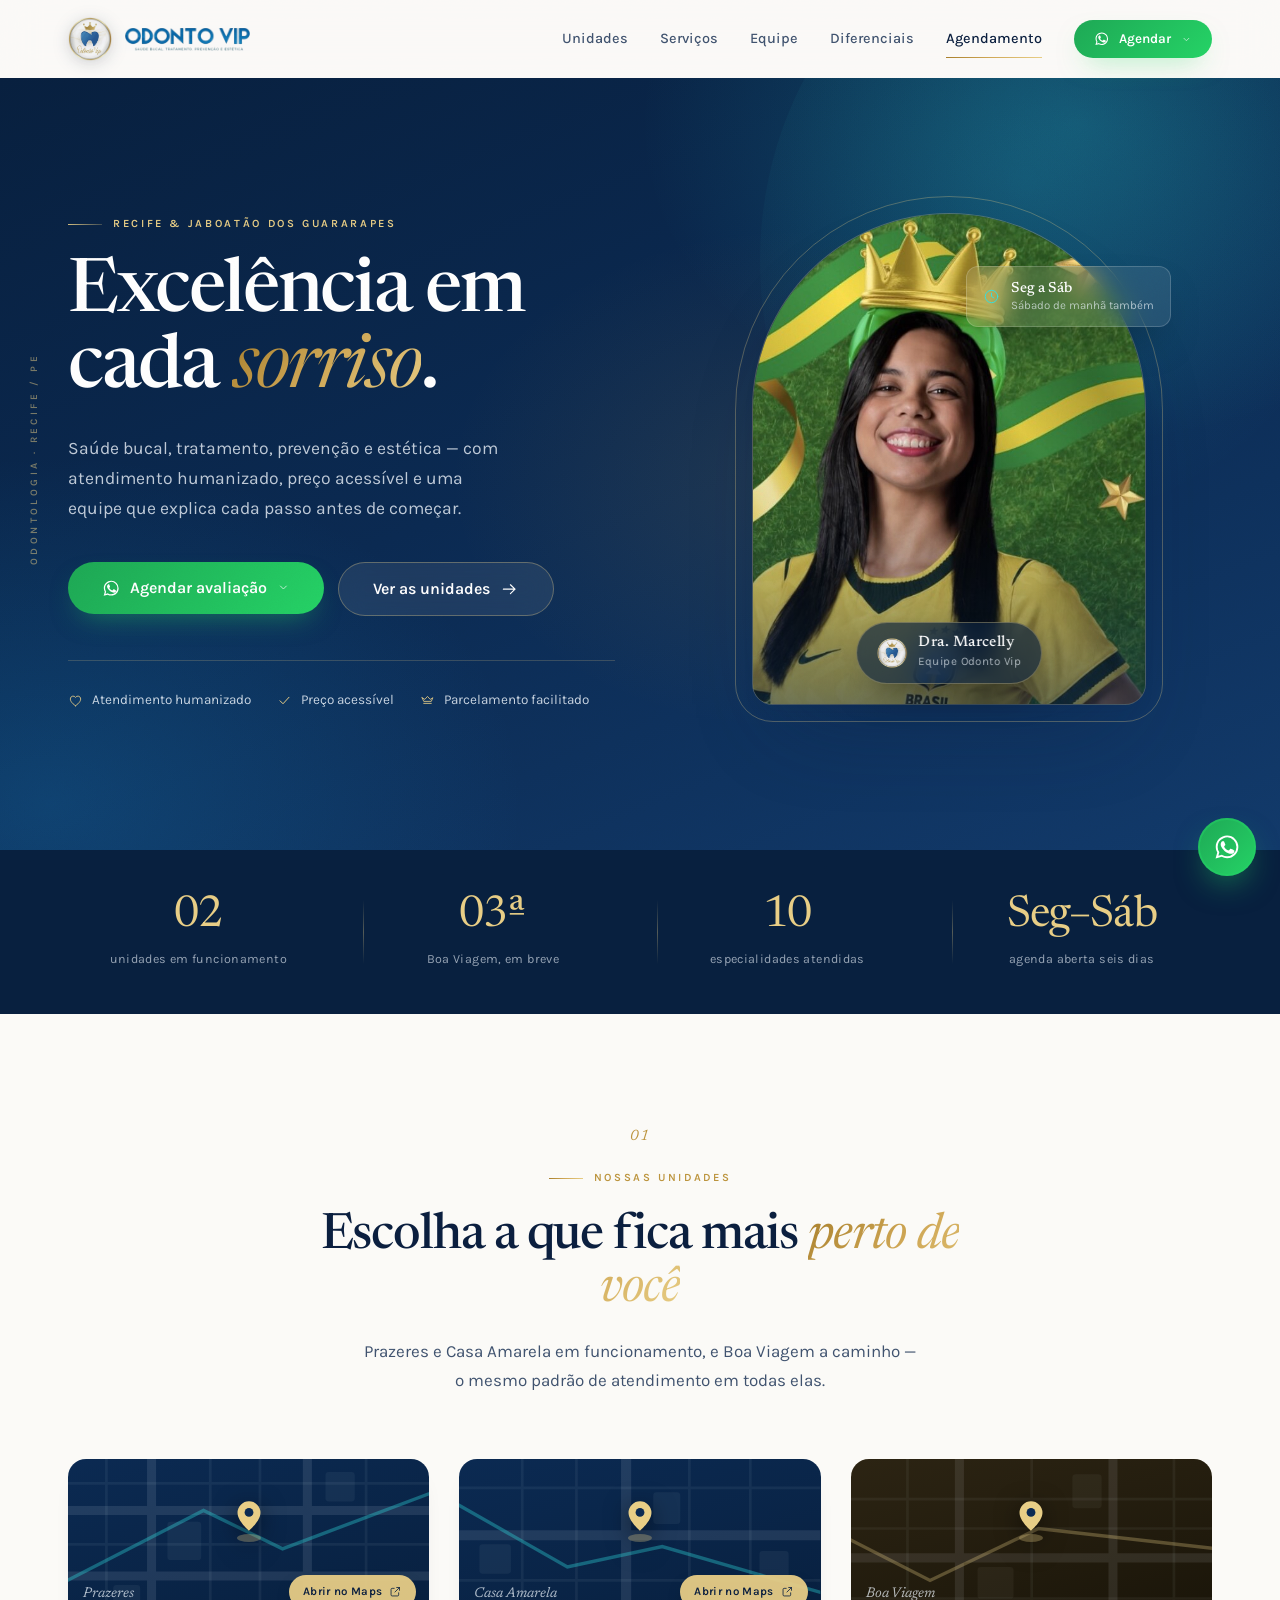
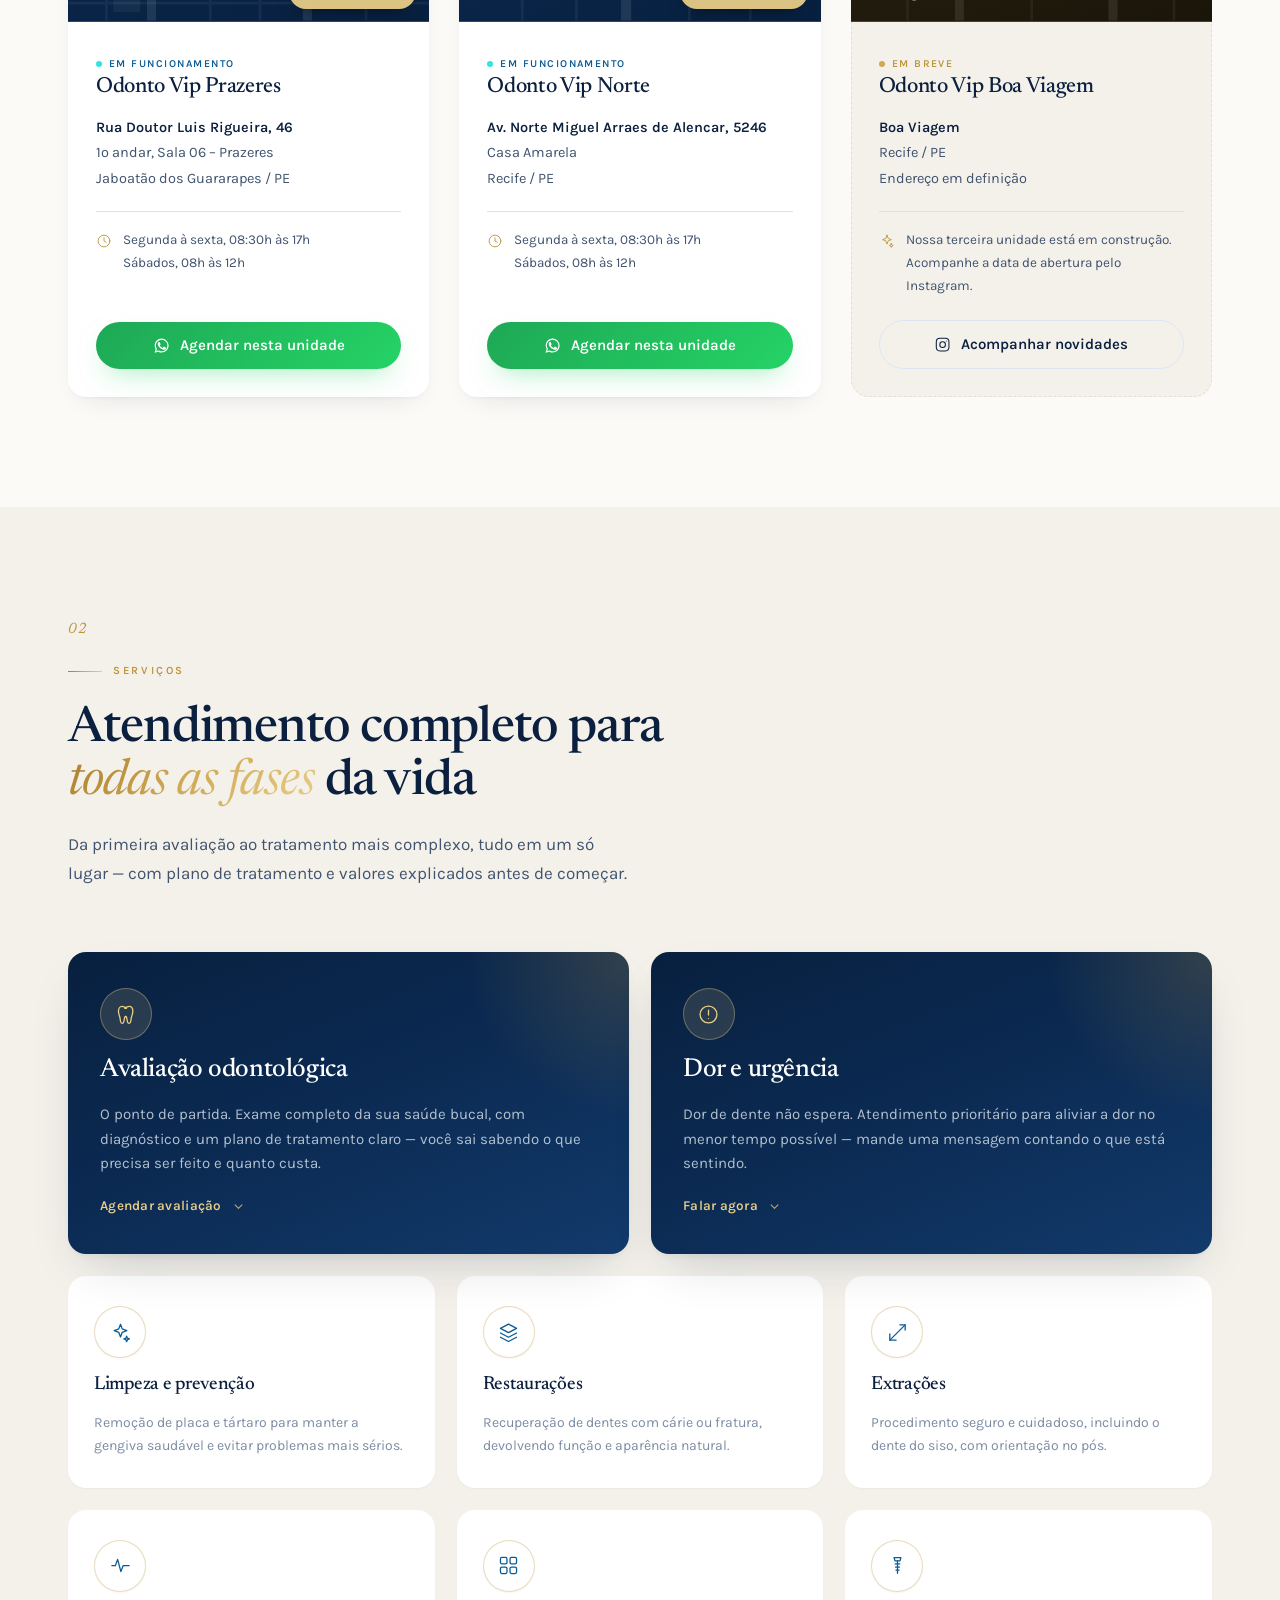
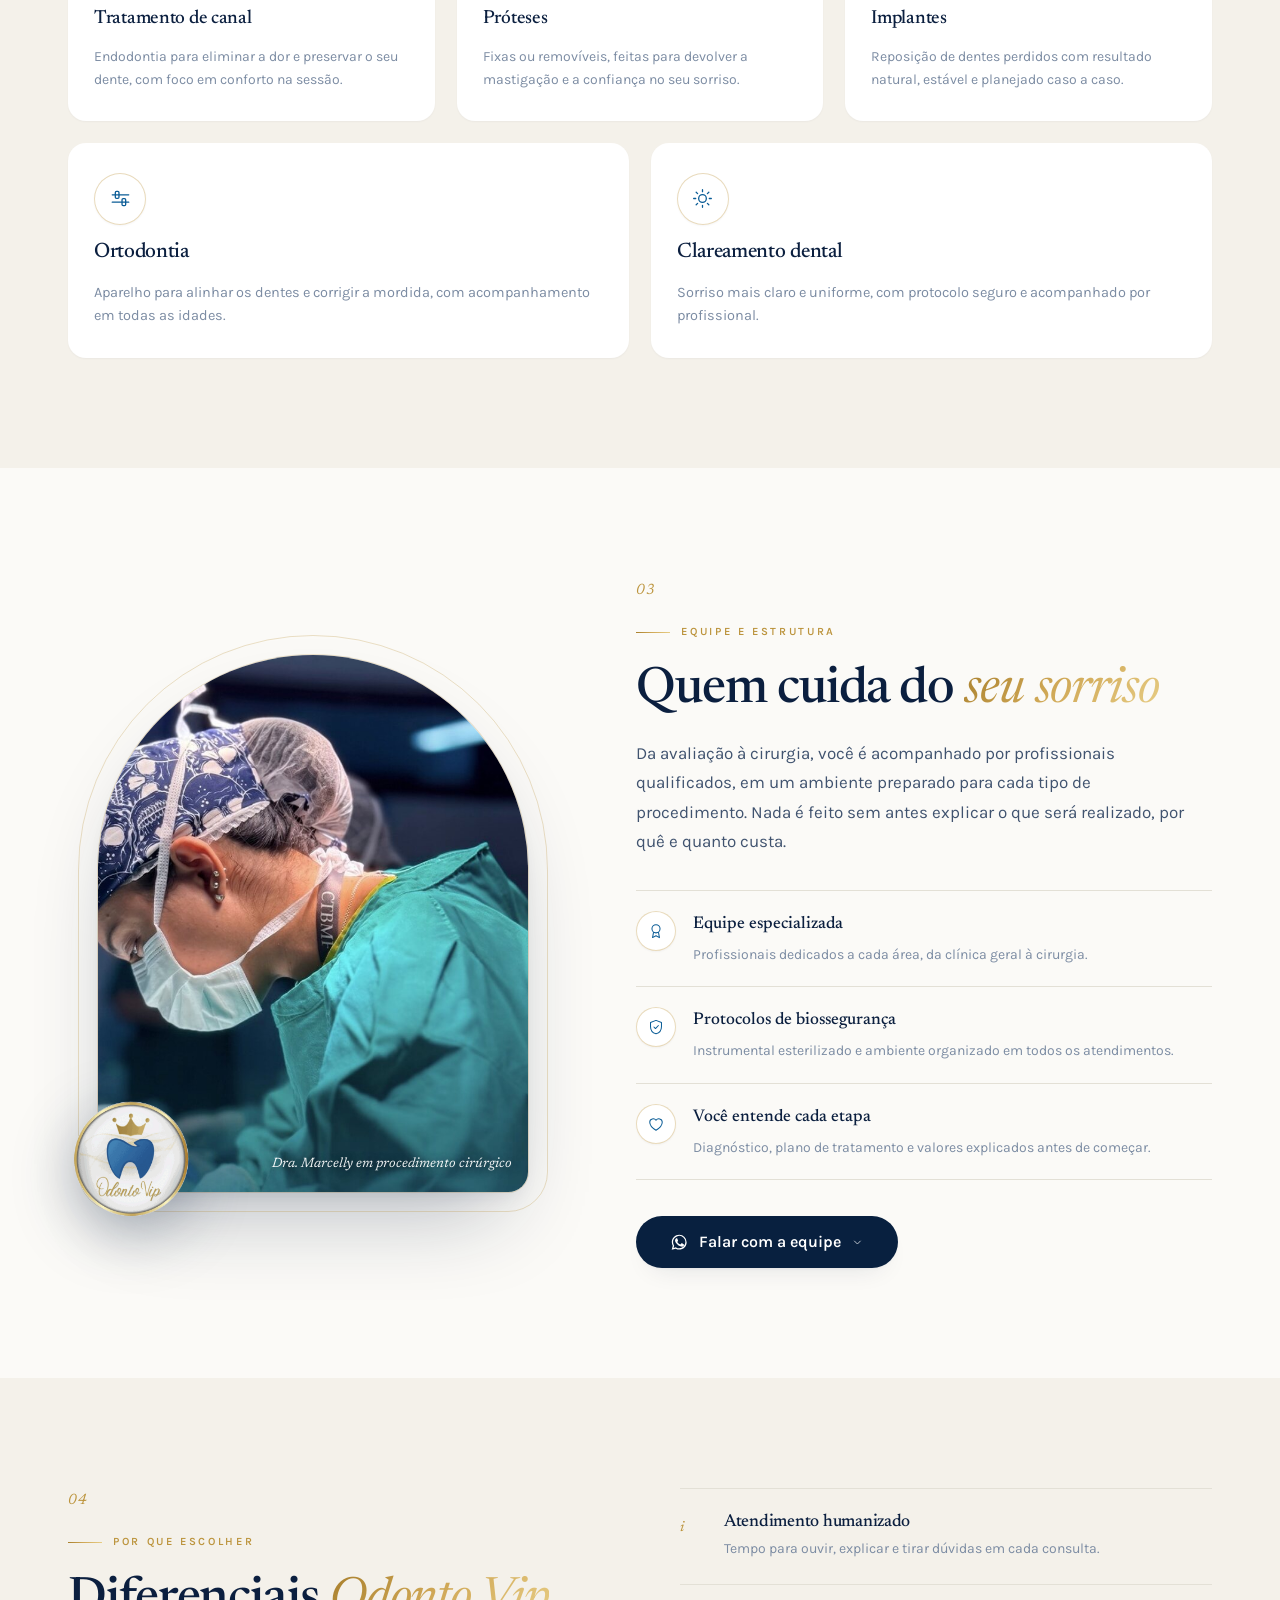
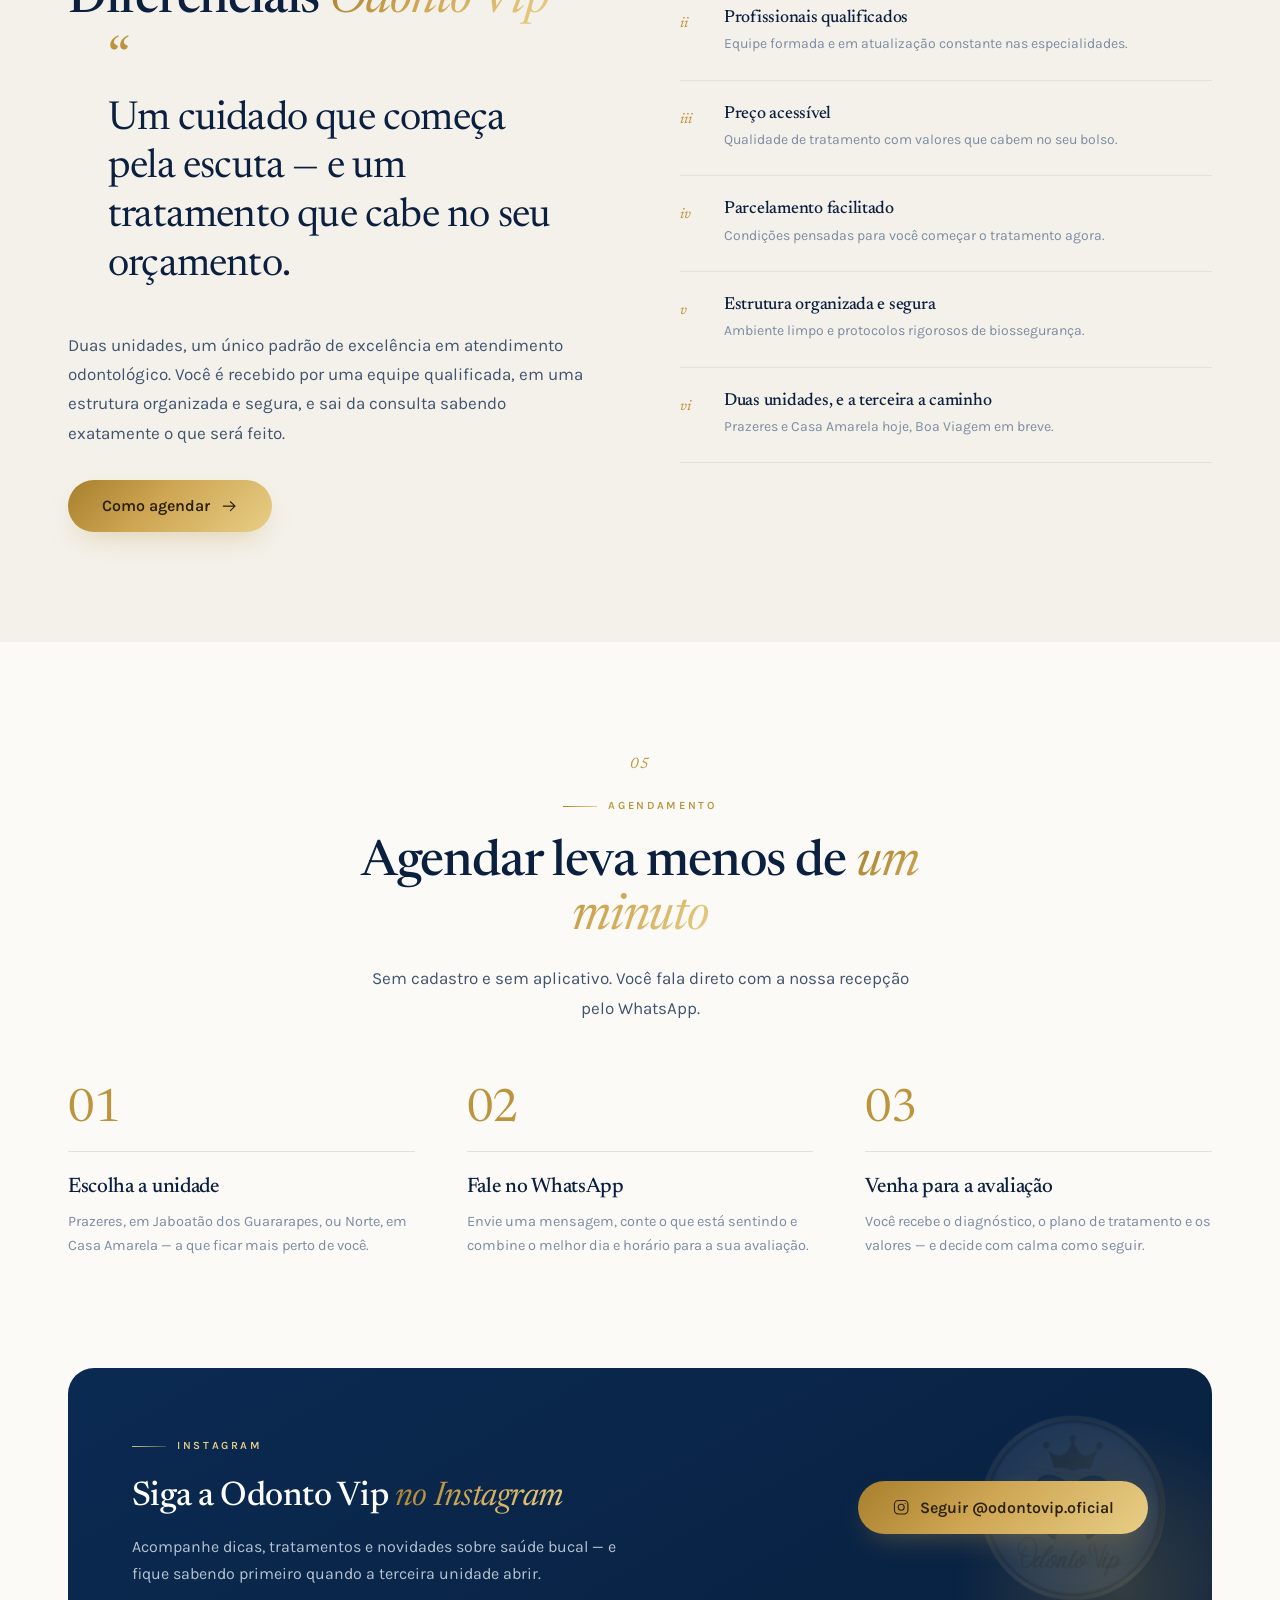
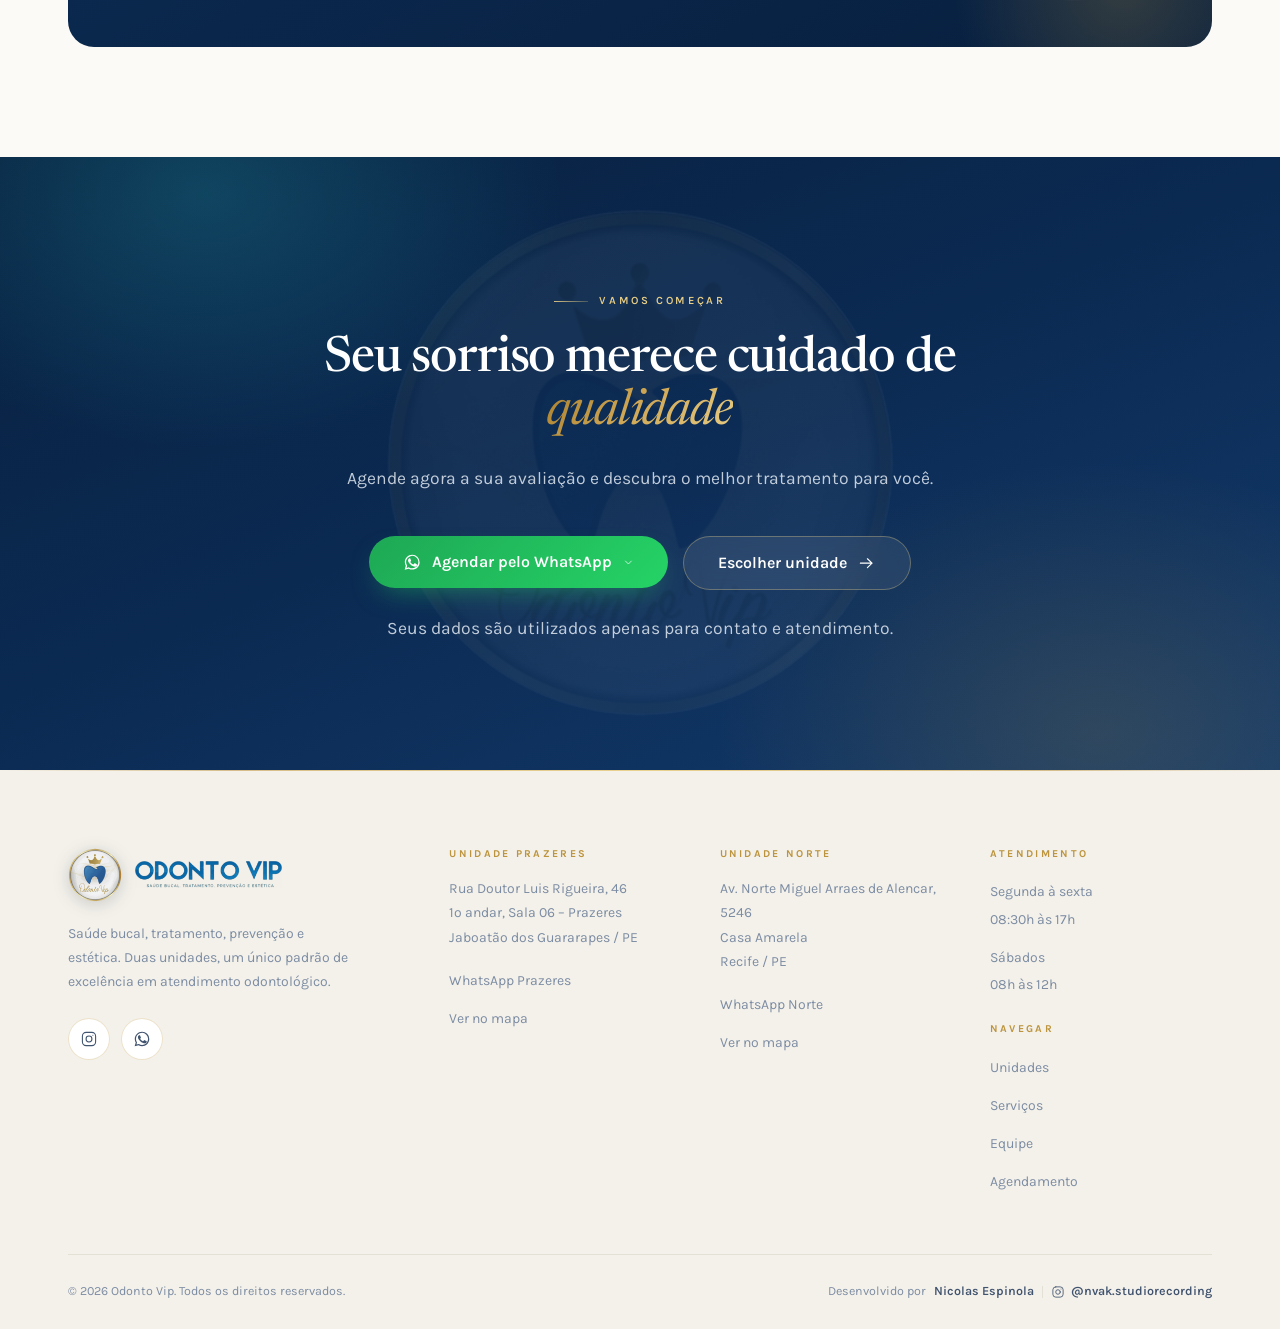
<file: index.html>
<!DOCTYPE html>
<html lang="pt-BR">
<head>
<meta charset="UTF-8">
<meta name="viewport" content="width=device-width, initial-scale=1">
<title>Odonto Vip — Excelência em cada sorriso | Recife e Jaboatão dos Guararapes</title>
<meta name="description" content="Clínica odontológica em Recife e Jaboatão dos Guararapes. Avaliação, limpeza, restaurações, canal, próteses, implantes, ortodontia e clareamento. Atendimento humanizado, preço acessível e parcelamento facilitado. Agende pelo WhatsApp.">
<meta name="theme-color" content="#08203F">
<link rel="canonical" href="https://nicolas747ar.github.io/odontovip/">
<link rel="icon" href="assets/img/odontovip-selo.png">
<link rel="apple-touch-icon" href="assets/img/odontovip-selo.png">

<meta property="og:type" content="website">
<meta property="og:locale" content="pt_BR">
<meta property="og:site_name" content="Odonto Vip">
<meta property="og:title" content="Odonto Vip — Excelência em cada sorriso">
<meta property="og:description" content="Saúde bucal, tratamento, prevenção e estética. Duas unidades em Recife e Jaboatão dos Guararapes. Agende pelo WhatsApp.">
<meta property="og:url" content="https://nicolas747ar.github.io/odontovip/">
<meta property="og:image" content="https://nicolas747ar.github.io/odontovip/assets/img/og-odontovip.jpg">
<meta property="og:image:width" content="1200">
<meta property="og:image:height" content="630">
<meta property="og:image:alt" content="Odonto Vip — Excelência em cada sorriso">
<meta name="twitter:card" content="summary_large_image">
<meta name="twitter:image" content="https://nicolas747ar.github.io/odontovip/assets/img/og-odontovip.jpg">

<link rel="preconnect" href="https://fonts.googleapis.com">
<link rel="preconnect" href="https://fonts.gstatic.com" crossorigin>
<link href="https://fonts.googleapis.com/css2?family=Newsreader:ital,opsz,wght@0,6..72,400;0,6..72,500;0,6..72,600;1,6..72,400;1,6..72,500&family=Karla:wght@400;500;600;700&display=swap" rel="stylesheet">
<link rel="stylesheet" href="assets/css/styles.css?v=16">
</head>
<body>

<!-- ===================== ícones: traço fino, desenhados para esta página ===================== -->
<svg width="0" height="0" style="position:absolute" aria-hidden="true" focusable="false">
  <defs>
    <g id="s" fill="none" stroke="currentColor" stroke-width="1.35" stroke-linecap="round" stroke-linejoin="round"></g>

    <symbol id="i-tooth" viewBox="0 0 24 24" fill="none" stroke="currentColor" stroke-width="1.35" stroke-linecap="round" stroke-linejoin="round">
      <path d="M12 5.6c-1.6-1.3-3-2-4.6-2C5 3.6 3.6 5.7 3.6 8.7c0 2.2.7 3.6 1.3 5.6.5 1.7.6 3.4.9 5 .2 1.2.8 1.9 1.7 1.9 1 0 1.5-.8 1.8-2.1.3-1.5.5-3 .8-4 .2-.7.6-1 1-1s.8.3 1 1c.3 1 .5 2.5.8 4 .3 1.3.8 2.1 1.8 2.1.9 0 1.5-.7 1.7-1.9.3-1.6.4-3.3.9-5 .6-2 1.3-3.4 1.3-5.6 0-3-1.4-5.1-3.8-5.1-1.6 0-3 .7-4.6 2Z"/>
    </symbol>
    <symbol id="i-sparkle" viewBox="0 0 24 24" fill="none" stroke="currentColor" stroke-width="1.35" stroke-linecap="round" stroke-linejoin="round">
      <path d="M12 3.4l1.8 4.8 4.8 1.8-4.8 1.8L12 16.6l-1.8-4.8L5.4 10l4.8-1.8L12 3.4Z"/><path d="M18.4 15.8l.8 2.1 2.1.8-2.1.8-.8 2.1-.8-2.1-2.1-.8 2.1-.8.8-2.1Z"/>
    </symbol>
    <symbol id="i-shield" viewBox="0 0 24 24" fill="none" stroke="currentColor" stroke-width="1.35" stroke-linecap="round" stroke-linejoin="round">
      <path d="M12 3.2l7.3 2.9v5.4c0 4.5-3 8.2-7.3 9.6-4.3-1.4-7.3-5.1-7.3-9.6V6.1L12 3.2Z"/><path d="m9.2 12 2.1 2.1 3.9-4.1"/>
    </symbol>
    <symbol id="i-layers" viewBox="0 0 24 24" fill="none" stroke="currentColor" stroke-width="1.35" stroke-linecap="round" stroke-linejoin="round">
      <path d="m12 3.2 8.4 4.5L12 12.2 3.6 7.7 12 3.2Z"/><path d="m3.6 12.5 8.4 4.5 8.4-4.5"/><path d="m3.6 16.9 8.4 4.5 8.4-4.5"/>
    </symbol>
    <symbol id="i-blade" viewBox="0 0 24 24" fill="none" stroke="currentColor" stroke-width="1.35" stroke-linecap="round" stroke-linejoin="round">
      <path d="M4 20 20 4"/><path d="M14.5 4H20v5.5"/><path d="M4 13.5V20h6.5"/>
    </symbol>
    <symbol id="i-pulse" viewBox="0 0 24 24" fill="none" stroke="currentColor" stroke-width="1.35" stroke-linecap="round" stroke-linejoin="round">
      <path d="M3 12.2h3.6L9 5.6l3.4 12.8 2.3-6.2H21"/>
    </symbol>
    <symbol id="i-grid" viewBox="0 0 24 24" fill="none" stroke="currentColor" stroke-width="1.35" stroke-linecap="round" stroke-linejoin="round">
      <rect x="3.6" y="3.6" width="6.8" height="6.8" rx="1.5"/><rect x="13.6" y="3.6" width="6.8" height="6.8" rx="1.5"/>
      <rect x="3.6" y="13.6" width="6.8" height="6.8" rx="1.5"/><rect x="13.6" y="13.6" width="6.8" height="6.8" rx="1.5"/>
    </symbol>
    <symbol id="i-implant" viewBox="0 0 24 24" fill="none" stroke="currentColor" stroke-width="1.35" stroke-linecap="round" stroke-linejoin="round">
      <path d="M8.4 3.8h7.2l-1 3.4H9.4l-1-3.4Z"/><path d="M12 7.2v13"/><path d="M9.6 10.4h4.8M9.9 13.6h4.2M10.4 16.8h3.2"/>
    </symbol>
    <symbol id="i-align" viewBox="0 0 24 24" fill="none" stroke="currentColor" stroke-width="1.35" stroke-linecap="round" stroke-linejoin="round">
      <path d="M3.4 8.2h17.2M3.4 15.8h17.2"/><rect x="6.6" y="4.6" width="3.8" height="7.2" rx="1.2"/><rect x="13.6" y="12.2" width="3.8" height="7.2" rx="1.2"/>
    </symbol>
    <symbol id="i-sun" viewBox="0 0 24 24" fill="none" stroke="currentColor" stroke-width="1.35" stroke-linecap="round" stroke-linejoin="round">
      <circle cx="12" cy="12" r="4"/><path d="M12 2.8v2.1M12 19.1v2.1M2.8 12h2.1M19.1 12h2.1M5.4 5.4l1.5 1.5M17.1 17.1l1.5 1.5M18.6 5.4l-1.5 1.5M6.9 17.1l-1.5 1.5"/>
    </symbol>
    <symbol id="i-alert" viewBox="0 0 24 24" fill="none" stroke="currentColor" stroke-width="1.35" stroke-linecap="round" stroke-linejoin="round">
      <circle cx="12" cy="12" r="8.8"/><path d="M12 7.4v5.2M12 16.3h.01"/>
    </symbol>
    <symbol id="i-heart" viewBox="0 0 24 24" fill="none" stroke="currentColor" stroke-width="1.35" stroke-linecap="round" stroke-linejoin="round">
      <path d="M12 20.4S3.7 15.3 3.7 9.6A4.5 4.5 0 0 1 12 7.1a4.5 4.5 0 0 1 8.3 2.5c0 5.7-8.3 10.8-8.3 10.8Z"/>
    </symbol>
    <symbol id="i-award" viewBox="0 0 24 24" fill="none" stroke="currentColor" stroke-width="1.35" stroke-linecap="round" stroke-linejoin="round">
      <circle cx="12" cy="9.1" r="5.4"/><path d="m8.7 13.9-1.3 6.9 4.6-2.5 4.6 2.5-1.3-6.9"/>
    </symbol>
    <symbol id="i-crown" viewBox="0 0 24 24" fill="none" stroke="currentColor" stroke-width="1.35" stroke-linecap="round" stroke-linejoin="round">
      <path d="M3.4 7.6 6 13.4h12l2.6-5.8-4.3 2.6L12 5.4 7.7 10.2 3.4 7.6Z"/><path d="M6 16.6h12"/>
    </symbol>
    <symbol id="i-pin" viewBox="0 0 24 24" fill="none" stroke="currentColor" stroke-width="1.35" stroke-linecap="round" stroke-linejoin="round">
      <path d="M19.6 10.2c0 5.4-7.6 11.8-7.6 11.8S4.4 15.6 4.4 10.2a7.6 7.6 0 0 1 15.2 0Z"/><circle cx="12" cy="10" r="2.7"/>
    </symbol>
    <symbol id="i-pin-solid" viewBox="0 0 24 24">
      <path fill="currentColor" d="M12 1.6a8.1 8.1 0 0 0-8.1 8.1c0 5.9 8.1 12.7 8.1 12.7s8.1-6.8 8.1-12.7A8.1 8.1 0 0 0 12 1.6Z"/>
      <circle cx="12" cy="9.5" r="3.1" fill="#0B2A52"/>
    </symbol>
    <symbol id="i-clock" viewBox="0 0 24 24" fill="none" stroke="currentColor" stroke-width="1.35" stroke-linecap="round" stroke-linejoin="round">
      <circle cx="12" cy="12" r="8.8"/><path d="M12 7.3V12l3.3 1.9"/>
    </symbol>
    <symbol id="i-check" viewBox="0 0 24 24" fill="none" stroke="currentColor" stroke-width="1.6" stroke-linecap="round" stroke-linejoin="round">
      <path d="m4.8 12.4 4.8 4.8 9.6-10.4"/>
    </symbol>
    <symbol id="i-arrow" viewBox="0 0 24 24" fill="none" stroke="currentColor" stroke-width="1.5" stroke-linecap="round" stroke-linejoin="round">
      <path d="M4.4 12h15.2M13.6 6.2 19.6 12l-6 5.8"/>
    </symbol>
    <symbol id="i-external" viewBox="0 0 24 24" fill="none" stroke="currentColor" stroke-width="1.5" stroke-linecap="round" stroke-linejoin="round">
      <path d="M14.2 4.6h5.2v5.2M19.4 4.6 11 13"/><path d="M17.8 14.4v3.8a2 2 0 0 1-2 2H5.8a2 2 0 0 1-2-2V8.2a2 2 0 0 1 2-2h3.8"/>
    </symbol>
    <symbol id="i-wa" viewBox="0 0 24 24" fill="currentColor">
      <path d="M12.04 2.2C6.7 2.2 2.36 6.54 2.36 11.88c0 1.7.45 3.36 1.3 4.82L2.2 21.8l5.23-1.37a9.66 9.66 0 0 0 4.6 1.17h.01c5.34 0 9.68-4.34 9.68-9.68a9.6 9.6 0 0 0-2.83-6.85 9.6 9.6 0 0 0-6.85-2.84Zm0 17.74h-.01a8.03 8.03 0 0 1-4.09-1.12l-.29-.17-3.04.79.81-2.96-.19-.31a8 8 0 0 1-1.23-4.27 8.05 8.05 0 0 1 13.75-5.69 7.99 7.99 0 0 1 2.36 5.69 8.06 8.06 0 0 1-8.07 8.04Z"/>
      <path d="M17.32 14.44c-.29-.15-1.72-.85-1.99-.94-.26-.1-.46-.15-.65.14-.2.3-.76.94-.93 1.14-.17.2-.34.22-.63.07-.29-.14-1.24-.45-2.36-1.45-.87-.78-1.01-1.31-1.13-1.6-.12-.3.03-.46.17-.6.14-.15.29-.35.43-.52.14-.16.19-.28.29-.48.1-.2.05-.36-.02-.51-.07-.15-.66-1.6-.9-2.18-.24-.57-.48-.49-.66-.5h-.56c-.2 0-.51.07-.78.36-.26.3-1.01 1-1.01 2.42s1.04 2.79 1.19 2.99c.14.2 2.02 3.15 4.91 4.3.69.3 1.23.47 1.65.61.7.22 1.33.19 1.83.12.56-.09 1.72-.71 1.97-1.39.24-.68.24-1.27.17-1.39-.07-.12-.27-.2-.56-.34Z"/>
    </symbol>
    <symbol id="i-ig" viewBox="0 0 24 24" fill="none" stroke="currentColor" stroke-width="1.45" stroke-linecap="round" stroke-linejoin="round">
      <rect x="3.2" y="3.2" width="17.6" height="17.6" rx="5"/><circle cx="12" cy="12" r="3.9"/><path d="M17.2 6.9h.01"/>
    </symbol>
    <symbol id="i-caret" viewBox="0 0 24 24" fill="none" stroke="currentColor" stroke-width="1.8" stroke-linecap="round" stroke-linejoin="round">
      <path d="m6.5 9.5 5.5 5.5 5.5-5.5"/>
    </symbol>
    <symbol id="i-menu" viewBox="0 0 24 24" fill="none" stroke="currentColor" stroke-width="1.6" stroke-linecap="round">
      <path d="M4 7.5h16M4 12h16M4 16.5h16"/>
    </symbol>
    <symbol id="i-close" viewBox="0 0 24 24" fill="none" stroke="currentColor" stroke-width="1.6" stroke-linecap="round">
      <path d="M6.2 6.2l11.6 11.6M17.8 6.2 6.2 17.8"/>
    </symbol>

    <!-- placas de mapa: três traçados distintos, para que as unidades não pareçam
         o mesmo card duplicado -->
    <symbol id="map-a" viewBox="0 0 320 144" preserveAspectRatio="xMidYMid slice">
      <g stroke="rgba(237,244,251,.10)" stroke-width="8" fill="none">
        <path d="M-20 46h360M-20 104h360M74 -20v184M212 -20v184"/>
      </g>
      <g stroke="rgba(237,244,251,.055)" stroke-width="2.4" fill="none">
        <path d="M-20 22h360M-20 76h360M-20 128h360M34 -20v184M126 -20v184M170 -20v184M264 -20v184"/>
      </g>
      <path d="M-20 118 120 46l70 34 170-64" stroke="rgba(48,227,229,.34)" stroke-width="3" fill="none"/>
      <g fill="rgba(237,244,251,.05)">
        <rect x="88" y="56" width="30" height="34" rx="3"/><rect x="228" y="12" width="26" height="26" rx="3"/>
        <rect x="40" y="112" width="24" height="24" rx="3"/>
      </g>
    </symbol>
    <symbol id="map-b" viewBox="0 0 320 144" preserveAspectRatio="xMidYMid slice">
      <g stroke="rgba(237,244,251,.10)" stroke-width="9" fill="none">
        <path d="M-20 68h360M148 -20v184"/>
      </g>
      <g stroke="rgba(237,244,251,.055)" stroke-width="2.4" fill="none">
        <path d="M-20 26h360M-20 108h360M56 -20v184M104 -20v184M204 -20v184M258 -20v184"/>
      </g>
      <path d="M-20 30 96 96l84-18 180 52" stroke="rgba(48,227,229,.34)" stroke-width="3" fill="none"/>
      <g fill="rgba(237,244,251,.05)">
        <rect x="18" y="76" width="28" height="26" rx="3"/><rect x="172" y="30" width="24" height="28" rx="3"/>
        <rect x="266" y="82" width="26" height="24" rx="3"/>
      </g>
    </symbol>
    <symbol id="map-c" viewBox="0 0 320 144" preserveAspectRatio="xMidYMid slice">
      <g stroke="rgba(237,244,251,.09)" stroke-width="8" fill="none">
        <path d="M-20 88h360M96 -20v184M232 -20v184"/>
      </g>
      <g stroke="rgba(237,244,251,.05)" stroke-width="2.4" fill="none">
        <path d="M-20 36h360M-20 62h360M-20 124h360M50 -20v184M160 -20v184M286 -20v184"/>
      </g>
      <path d="M-20 62 70 108l96-46 194 22" stroke="rgba(232,206,134,.30)" stroke-width="3" fill="none"/>
      <g fill="rgba(237,244,251,.045)">
        <rect x="112" y="96" width="32" height="28" rx="3"/><rect x="196" y="14" width="26" height="30" rx="3"/>
      </g>
    </symbol>
  </defs>
</svg>

<!-- ===================== header ===================== -->
<header class="site-header" id="header">
  <div class="head-inner">
    <a class="brand" href="#top" aria-label="Odonto Vip — início">
      <img class="selo" src="assets/img/odontovip-selo.png" alt="" width="420" height="420" aria-hidden="true">
      <img class="lettering" src="assets/img/odontovip-lettering.png" alt="Odonto Vip" width="560" height="103">
    </a>

    <nav class="nav" id="nav" aria-label="Navegação principal">
      <a href="#unidades">Unidades</a>
      <a href="#servicos">Serviços</a>
      <a href="#equipe">Equipe</a>
      <a href="#diferenciais">Diferenciais</a>
      <a href="#agendamento">Agendamento</a>
      <details class="picker to-right">
        <summary class="btn btn-wa btn-sm" aria-haspopup="menu">
          <svg aria-hidden="true"><use href="#i-wa"></use></svg>Agendar
          <svg class="caret" aria-hidden="true"><use href="#i-caret"></use></svg>
        </summary>
        <div class="picker-menu" role="menu">
          <span class="picker-head">Escolha a unidade</span>
          <a role="menuitem" href="https://wa.me/5581995672364?text=Olá,%20gostaria%20de%20agendar%20uma%20avaliação%20na%20unidade%20Prazeres" target="_blank" rel="noopener">
            <span class="pm-ico"><svg aria-hidden="true"><use href="#i-wa"></use></svg></span>
            <span class="pm-txt"><b>Prazeres</b><span>Jaboatão dos Guararapes</span></span>
          </a>
          <a role="menuitem" href="https://wa.me/5581997029109?text=Olá,%20gostaria%20de%20agendar%20uma%20avaliação%20na%20unidade%20Norte" target="_blank" rel="noopener">
            <span class="pm-ico"><svg aria-hidden="true"><use href="#i-wa"></use></svg></span>
            <span class="pm-txt"><b>Norte</b><span>Casa Amarela, Recife</span></span>
          </a>
        </div>
      </details>
    </nav>

    <button class="nav-toggle" id="navToggle" aria-label="Abrir menu" aria-expanded="false" aria-controls="nav">
      <svg aria-hidden="true"><use href="#i-menu"></use></svg>
    </button>
  </div>
</header>

<main id="top">

  <!-- ===================== hero ===================== -->
  <section class="hero">
    <span class="deco" aria-hidden="true"><span class="blob"></span></span>
    <div class="wrap hero-grid">
      <span class="vlabel" aria-hidden="true">Odontologia · Recife / PE</span>

      <div>
        <span class="label on-dark">Recife &amp; Jaboatão dos Guararapes</span>
        <h1 class="h-xl">
          <span class="line">Excelência em</span>
          <span class="line">cada <span class="acc">sorriso</span>.</span>
        </h1>
        <p class="sub">Saúde bucal, tratamento, prevenção e estética — com atendimento
          humanizado, preço acessível e uma equipe que explica cada passo antes de começar.</p>

        <div class="hero-cta">
          <details class="picker">
            <summary class="btn btn-wa btn-lg" aria-haspopup="menu">
              <svg aria-hidden="true"><use href="#i-wa"></use></svg>Agendar avaliação
              <svg class="caret" aria-hidden="true"><use href="#i-caret"></use></svg>
            </summary>
            <div class="picker-menu" role="menu">
          <span class="picker-head">Escolha a unidade</span>
          <a role="menuitem" href="https://wa.me/5581995672364?text=Olá,%20gostaria%20de%20agendar%20uma%20avaliação%20na%20unidade%20Prazeres" target="_blank" rel="noopener">
            <span class="pm-ico"><svg aria-hidden="true"><use href="#i-wa"></use></svg></span>
            <span class="pm-txt"><b>Prazeres</b><span>Jaboatão dos Guararapes</span></span>
          </a>
          <a role="menuitem" href="https://wa.me/5581997029109?text=Olá,%20gostaria%20de%20agendar%20uma%20avaliação%20na%20unidade%20Norte" target="_blank" rel="noopener">
            <span class="pm-ico"><svg aria-hidden="true"><use href="#i-wa"></use></svg></span>
            <span class="pm-txt"><b>Norte</b><span>Casa Amarela, Recife</span></span>
          </a>
        </div>
          </details>
          <a class="btn btn-glass btn-lg" href="#unidades">
            Ver as unidades <svg class="go" aria-hidden="true"><use href="#i-arrow"></use></svg>
          </a>
        </div>

        <ul class="hero-marks">
          <li class="mark"><svg aria-hidden="true"><use href="#i-heart"></use></svg>Atendimento humanizado</li>
          <li class="mark"><svg aria-hidden="true"><use href="#i-check"></use></svg>Preço acessível</li>
          <li class="mark"><svg aria-hidden="true"><use href="#i-crown"></use></svg>Parcelamento facilitado</li>
        </ul>
      </div>

      <div class="portrait-wrap">
        <div class="portrait">
          <img src="assets/img/dra-marcelly.jpg" alt="Dra. Marcelly, da equipe Odonto Vip" width="620" height="775" fetchpriority="high">
        </div>
        <span class="name-tag">
          <img class="selo-mini" src="assets/img/odontovip-selo.png" alt="" width="420" height="420" aria-hidden="true">
          <span><b>Dra. Marcelly</b><span>Equipe Odonto Vip</span></span>
        </span>
        <span class="float-note" aria-hidden="true">
          <svg><use href="#i-clock"></use></svg>
          <span><b>Seg a Sáb</b><span>Sábado de manhã também</span></span>
        </span>
      </div>
    </div>
  </section>

  <!-- ===================== números ===================== -->
  <section class="figures" aria-label="Odonto Vip em números">
    <div class="wrap">
      <div class="figures-inner">
        <div class="fig"><b>02</b><span>unidades em funcionamento</span></div>
        <div class="fig"><b>03ª</b><span>Boa Viagem, em breve</span></div>
        <div class="fig"><b>10</b><span>especialidades atendidas</span></div>
        <div class="fig"><b>Seg&ndash;Sáb</b><span>agenda aberta seis dias</span></div>
      </div>
    </div>
  </section>

  <!-- ===================== unidades ===================== -->
  <section class="section" id="unidades">
    <div class="wrap">
      <div class="sec-head center">
        <span class="sec-no">01</span>
        <span class="label">Nossas unidades</span>
        <h2 class="h-lg">Escolha a que fica mais <span class="acc">perto de você</span></h2>
        <p class="lead" style="margin-inline:auto">Prazeres e Casa Amarela em funcionamento, e Boa
          Viagem a caminho — o mesmo padrão de atendimento em todas elas.</p>
      </div>

      <div class="units">

        <article class="unit reveal">
          <a class="map-plate" href="https://maps.app.goo.gl/MZLW6mwwgAnQcLfM9" target="_blank" rel="noopener"
             aria-label="Abrir a unidade Prazeres no Google Maps">
            <svg class="art" aria-hidden="true"><use href="#map-a"></use></svg>
            <span class="pin" aria-hidden="true"><svg><use href="#i-pin-solid"></use></svg></span>
            <span class="district" aria-hidden="true">Prazeres</span>
            <span class="open">Abrir no Maps <svg aria-hidden="true"><use href="#i-external"></use></svg></span>
          </a>
          <div class="unit-body">
            <span class="tag">Em funcionamento</span>
            <h3>Odonto Vip Prazeres</h3>
            <address>
              <strong>Rua Doutor Luis Rigueira, 46</strong>
              1º andar, Sala 06 &ndash; Prazeres<br>
              Jaboatão dos Guararapes / PE
            </address>
            <div class="unit-hours">
              <svg aria-hidden="true"><use href="#i-clock"></use></svg>
              <span>Segunda à sexta, 08:30h às 17h<br>Sábados, 08h às 12h</span>
            </div>
          </div>
          <div class="unit-foot">
            <a class="btn btn-wa btn-block" href="https://wa.me/5581995672364?text=Ol%C3%A1%2C%20gostaria%20de%20agendar%20uma%20avalia%C3%A7%C3%A3o%20na%20unidade%20Odonto%20Vip%20Prazeres" target="_blank" rel="noopener">
              <svg aria-hidden="true"><use href="#i-wa"></use></svg>Agendar nesta unidade
            </a>
          </div>
        </article>

        <article class="unit reveal">
          <a class="map-plate" href="https://maps.app.goo.gl/JdvdzWz1VLaVrvz26" target="_blank" rel="noopener"
             aria-label="Abrir a unidade Norte no Google Maps">
            <svg class="art" aria-hidden="true"><use href="#map-b"></use></svg>
            <span class="pin" aria-hidden="true"><svg><use href="#i-pin-solid"></use></svg></span>
            <span class="district" aria-hidden="true">Casa Amarela</span>
            <span class="open">Abrir no Maps <svg aria-hidden="true"><use href="#i-external"></use></svg></span>
          </a>
          <div class="unit-body">
            <span class="tag">Em funcionamento</span>
            <h3>Odonto Vip Norte</h3>
            <address>
              <strong>Av. Norte Miguel Arraes de Alencar, 5246</strong>
              Casa Amarela<br>
              Recife / PE
            </address>
            <div class="unit-hours">
              <svg aria-hidden="true"><use href="#i-clock"></use></svg>
              <span>Segunda à sexta, 08:30h às 17h<br>Sábados, 08h às 12h</span>
            </div>
          </div>
          <div class="unit-foot">
            <a class="btn btn-wa btn-block" href="https://wa.me/5581997029109?text=Ol%C3%A1%2C%20gostaria%20de%20agendar%20uma%20avalia%C3%A7%C3%A3o%20na%20unidade%20Odonto%20Vip%20Norte" target="_blank" rel="noopener">
              <svg aria-hidden="true"><use href="#i-wa"></use></svg>Agendar nesta unidade
            </a>
          </div>
        </article>

        <article class="unit is-soon reveal">
          <span class="map-plate" style="cursor:default">
            <svg class="art" aria-hidden="true"><use href="#map-c"></use></svg>
            <span class="pin" aria-hidden="true"><svg><use href="#i-pin-solid"></use></svg></span>
            <span class="district" aria-hidden="true">Boa Viagem</span>
          </span>
          <div class="unit-body">
            <span class="tag soon">Em breve</span>
            <h3>Odonto Vip Boa Viagem</h3>
            <address>
              <strong>Boa Viagem</strong>
              Recife / PE<br>
              Endereço em definição
            </address>
            <div class="unit-hours">
              <svg aria-hidden="true"><use href="#i-sparkle"></use></svg>
              <span>Nossa terceira unidade está em construção. Acompanhe a data de abertura pelo Instagram.</span>
            </div>
          </div>
          <div class="unit-foot">
            <a class="btn btn-line btn-block" href="https://www.instagram.com/odontovip.oficial/" target="_blank" rel="noopener">
              <svg aria-hidden="true"><use href="#i-ig"></use></svg>Acompanhar novidades
            </a>
          </div>
        </article>

      </div>
    </div>
  </section>

  <!-- ===================== serviços ===================== -->
  <section class="section section-paper" id="servicos">
    <div class="wrap">
      <div class="sec-head">
        <span class="sec-no">02</span>
        <span class="label">Serviços</span>
        <h2 class="h-lg">Atendimento completo para <span class="acc">todas as fases</span> da vida</h2>
        <p class="lead">Da primeira avaliação ao tratamento mais complexo, tudo em um só lugar — com
          plano de tratamento e valores explicados antes de começar.</p>
      </div>

      <div class="services">
        <article class="svc feat reveal">
          <span class="ring-ico"><svg aria-hidden="true"><use href="#i-tooth"></use></svg></span>
          <h3>Avaliação odontológica</h3>
          <p>O ponto de partida. Exame completo da sua saúde bucal, com diagnóstico e um plano de
            tratamento claro — você sai sabendo o que precisa ser feito e quanto custa.</p>
          <details class="picker">
            <summary class="go-link" aria-haspopup="menu">
              Agendar avaliação <svg class="caret" aria-hidden="true"><use href="#i-caret"></use></svg>
            </summary>
            <div class="picker-menu" role="menu">
          <span class="picker-head">Escolha a unidade</span>
          <a role="menuitem" href="https://wa.me/5581995672364?text=Olá,%20gostaria%20de%20agendar%20uma%20avaliação%20na%20unidade%20Prazeres" target="_blank" rel="noopener">
            <span class="pm-ico"><svg aria-hidden="true"><use href="#i-wa"></use></svg></span>
            <span class="pm-txt"><b>Prazeres</b><span>Jaboatão dos Guararapes</span></span>
          </a>
          <a role="menuitem" href="https://wa.me/5581997029109?text=Olá,%20gostaria%20de%20agendar%20uma%20avaliação%20na%20unidade%20Norte" target="_blank" rel="noopener">
            <span class="pm-ico"><svg aria-hidden="true"><use href="#i-wa"></use></svg></span>
            <span class="pm-txt"><b>Norte</b><span>Casa Amarela, Recife</span></span>
          </a>
        </div>
          </details>
        </article>

        <article class="svc feat reveal">
          <span class="ring-ico"><svg aria-hidden="true"><use href="#i-alert"></use></svg></span>
          <h3>Dor e urgência</h3>
          <p>Dor de dente não espera. Atendimento prioritário para aliviar a dor no menor tempo
            possível — mande uma mensagem contando o que está sentindo.</p>
          <details class="picker">
            <summary class="go-link" aria-haspopup="menu">
              Falar agora <svg class="caret" aria-hidden="true"><use href="#i-caret"></use></svg>
            </summary>
            <div class="picker-menu" role="menu">
          <span class="picker-head">Qual unidade está mais perto</span>
          <a role="menuitem" href="https://wa.me/5581995672364?text=Olá,%20estou%20com%20dor%20e%20preciso%20de%20atendimento%20na%20unidade%20Prazeres" target="_blank" rel="noopener">
            <span class="pm-ico"><svg aria-hidden="true"><use href="#i-wa"></use></svg></span>
            <span class="pm-txt"><b>Prazeres</b><span>Jaboatão dos Guararapes</span></span>
          </a>
          <a role="menuitem" href="https://wa.me/5581997029109?text=Olá,%20estou%20com%20dor%20e%20preciso%20de%20atendimento%20na%20unidade%20Norte" target="_blank" rel="noopener">
            <span class="pm-ico"><svg aria-hidden="true"><use href="#i-wa"></use></svg></span>
            <span class="pm-txt"><b>Norte</b><span>Casa Amarela, Recife</span></span>
          </a>
        </div>
          </details>
        </article>

        <article class="svc reveal">
          <span class="ring-ico"><svg aria-hidden="true"><use href="#i-sparkle"></use></svg></span>
          <h3>Limpeza e prevenção</h3>
          <p>Remoção de placa e tártaro para manter a gengiva saudável e evitar problemas mais sérios.</p>
        </article>
        <article class="svc reveal">
          <span class="ring-ico"><svg aria-hidden="true"><use href="#i-layers"></use></svg></span>
          <h3>Restaurações</h3>
          <p>Recuperação de dentes com cárie ou fratura, devolvendo função e aparência natural.</p>
        </article>
        <article class="svc reveal">
          <span class="ring-ico"><svg aria-hidden="true"><use href="#i-blade"></use></svg></span>
          <h3>Extrações</h3>
          <p>Procedimento seguro e cuidadoso, incluindo o dente do siso, com orientação no pós.</p>
        </article>
        <article class="svc reveal">
          <span class="ring-ico"><svg aria-hidden="true"><use href="#i-pulse"></use></svg></span>
          <h3>Tratamento de canal</h3>
          <p>Endodontia para eliminar a dor e preservar o seu dente, com foco em conforto na sessão.</p>
        </article>
        <article class="svc reveal">
          <span class="ring-ico"><svg aria-hidden="true"><use href="#i-grid"></use></svg></span>
          <h3>Próteses</h3>
          <p>Fixas ou removíveis, feitas para devolver a mastigação e a confiança no seu sorriso.</p>
        </article>
        <article class="svc reveal">
          <span class="ring-ico"><svg aria-hidden="true"><use href="#i-implant"></use></svg></span>
          <h3>Implantes</h3>
          <p>Reposição de dentes perdidos com resultado natural, estável e planejado caso a caso.</p>
        </article>
        <article class="svc wide reveal">
          <span class="ring-ico"><svg aria-hidden="true"><use href="#i-align"></use></svg></span>
          <h3>Ortodontia</h3>
          <p>Aparelho para alinhar os dentes e corrigir a mordida, com acompanhamento em todas as idades.</p>
        </article>
        <article class="svc wide reveal">
          <span class="ring-ico"><svg aria-hidden="true"><use href="#i-sun"></use></svg></span>
          <h3>Clareamento dental</h3>
          <p>Sorriso mais claro e uniforme, com protocolo seguro e acompanhado por profissional.</p>
        </article>
      </div>
    </div>
  </section>

  <!-- ===================== equipe ===================== -->
  <section class="section" id="equipe">
    <div class="wrap team">
      <figure class="team-media reveal">
        <img class="shot" src="assets/img/equipe-cirurgia.jpg"
             alt="Dra. Marcelly durante um procedimento cirúrgico, ao lado da equipe da Odonto Vip"
             width="740" height="900" loading="lazy">
        <figcaption class="team-caption">Dra. Marcelly em procedimento cirúrgico</figcaption>
        <img class="selo" src="assets/img/odontovip-selo.png" alt="" width="420" height="420" loading="lazy" aria-hidden="true">
      </figure>

      <div class="team-copy reveal">
        <span class="sec-no">03</span>
        <span class="label">Equipe e estrutura</span>
        <h2 class="h-lg">Quem cuida do <span class="acc">seu sorriso</span></h2>
        <p class="lead" style="margin-top:22px">Da avaliação à cirurgia, você é acompanhado por
          profissionais qualificados, em um ambiente preparado para cada tipo de procedimento.
          Nada é feito sem antes explicar o que será realizado, por quê e quanto custa.</p>

        <div class="team-points">
          <div class="team-point">
            <span class="ring-ico sm"><svg aria-hidden="true"><use href="#i-award"></use></svg></span>
            <div><b>Equipe especializada</b><p>Profissionais dedicados a cada área, da clínica geral à cirurgia.</p></div>
          </div>
          <div class="team-point">
            <span class="ring-ico sm"><svg aria-hidden="true"><use href="#i-shield"></use></svg></span>
            <div><b>Protocolos de biossegurança</b><p>Instrumental esterilizado e ambiente organizado em todos os atendimentos.</p></div>
          </div>
          <div class="team-point">
            <span class="ring-ico sm"><svg aria-hidden="true"><use href="#i-heart"></use></svg></span>
            <div><b>Você entende cada etapa</b><p>Diagnóstico, plano de tratamento e valores explicados antes de começar.</p></div>
          </div>
        </div>

        <details class="picker" style="margin-top:36px">
          <summary class="btn btn-ink btn-lg" aria-haspopup="menu">
            <svg aria-hidden="true"><use href="#i-wa"></use></svg>Falar com a equipe
            <svg class="caret" aria-hidden="true"><use href="#i-caret"></use></svg>
          </summary>
          <div class="picker-menu" role="menu">
          <span class="picker-head">Escolha a unidade</span>
          <a role="menuitem" href="https://wa.me/5581995672364?text=Olá,%20gostaria%20de%20falar%20com%20a%20equipe%20na%20unidade%20Prazeres" target="_blank" rel="noopener">
            <span class="pm-ico"><svg aria-hidden="true"><use href="#i-wa"></use></svg></span>
            <span class="pm-txt"><b>Prazeres</b><span>Jaboatão dos Guararapes</span></span>
          </a>
          <a role="menuitem" href="https://wa.me/5581997029109?text=Olá,%20gostaria%20de%20falar%20com%20a%20equipe%20na%20unidade%20Norte" target="_blank" rel="noopener">
            <span class="pm-ico"><svg aria-hidden="true"><use href="#i-wa"></use></svg></span>
            <span class="pm-txt"><b>Norte</b><span>Casa Amarela, Recife</span></span>
          </a>
        </div>
        </details>
      </div>
    </div>
  </section>

  <!-- ===================== diferenciais ===================== -->
  <section class="section section-paper" id="diferenciais">
    <div class="wrap why">
      <div class="reveal">
        <span class="sec-no">04</span>
        <span class="label">Por que escolher</span>
        <h2 class="h-lg">Diferenciais <span class="acc">Odonto Vip</span></h2>
        <blockquote class="pull">
          <span class="q" aria-hidden="true">&ldquo;</span>
          Um cuidado que começa pela escuta — e um tratamento que cabe no seu orçamento.
        </blockquote>
        <p class="lead" style="margin-top:28px">Duas unidades, um único padrão de excelência em
          atendimento odontológico. Você é recebido por uma equipe qualificada, em uma estrutura
          organizada e segura, e sai da consulta sabendo exatamente o que será feito.</p>
        <a class="btn btn-gold btn-lg" style="margin-top:32px" href="#agendamento">
          Como agendar <svg class="go" aria-hidden="true"><use href="#i-arrow"></use></svg>
        </a>
      </div>

      <div class="why-list reveal">
        <div class="why-item">
          <span class="n">i</span>
          <div><h3>Atendimento humanizado</h3><p>Tempo para ouvir, explicar e tirar dúvidas em cada consulta.</p></div>
        </div>
        <div class="why-item">
          <span class="n">ii</span>
          <div><h3>Profissionais qualificados</h3><p>Equipe formada e em atualização constante nas especialidades.</p></div>
        </div>
        <div class="why-item">
          <span class="n">iii</span>
          <div><h3>Preço acessível</h3><p>Qualidade de tratamento com valores que cabem no seu bolso.</p></div>
        </div>
        <div class="why-item">
          <span class="n">iv</span>
          <div><h3>Parcelamento facilitado</h3><p>Condições pensadas para você começar o tratamento agora.</p></div>
        </div>
        <div class="why-item">
          <span class="n">v</span>
          <div><h3>Estrutura organizada e segura</h3><p>Ambiente limpo e protocolos rigorosos de biossegurança.</p></div>
        </div>
        <div class="why-item">
          <span class="n">vi</span>
          <div><h3>Duas unidades, e a terceira a caminho</h3><p>Prazeres e Casa Amarela hoje, Boa Viagem em breve.</p></div>
        </div>
      </div>
    </div>
  </section>

  <!-- ===================== agendamento ===================== -->
  <section class="section" id="agendamento">
    <div class="wrap">
      <div class="sec-head center">
        <span class="sec-no">05</span>
        <span class="label">Agendamento</span>
        <h2 class="h-lg">Agendar leva menos de <span class="acc">um minuto</span></h2>
        <p class="lead" style="margin-inline:auto">Sem cadastro e sem aplicativo. Você fala direto
          com a nossa recepção pelo WhatsApp.</p>
      </div>

      <div class="steps">
        <article class="step reveal">
          <span class="n" aria-hidden="true">01</span>
          <h3>Escolha a unidade</h3>
          <p>Prazeres, em Jaboatão dos Guararapes, ou Norte, em Casa Amarela — a que ficar mais perto de você.</p>
        </article>
        <article class="step reveal">
          <span class="n" aria-hidden="true">02</span>
          <h3>Fale no WhatsApp</h3>
          <p>Envie uma mensagem, conte o que está sentindo e combine o melhor dia e horário para a sua avaliação.</p>
        </article>
        <article class="step reveal">
          <span class="n" aria-hidden="true">03</span>
          <h3>Venha para a avaliação</h3>
          <p>Você recebe o diagnóstico, o plano de tratamento e os valores — e decide com calma como seguir.</p>
        </article>
      </div>
    </div>
  </section>

  <!-- ===================== instagram ===================== -->
  <section class="section" id="instagram" style="padding-top:0">
    <div class="wrap">
      <div class="ig reveal">
        <img class="selo-ghost" src="assets/img/odontovip-selo.png" alt="" width="420" height="420" loading="lazy" aria-hidden="true">
        <div class="ig-copy">
          <span class="label on-dark">Instagram</span>
          <h2 class="h-md">Siga a Odonto Vip <span class="acc">no Instagram</span></h2>
          <p>Acompanhe dicas, tratamentos e novidades sobre saúde bucal — e fique sabendo primeiro
            quando a terceira unidade abrir.</p>
        </div>
        <a class="btn btn-ig btn-lg" href="https://www.instagram.com/odontovip.oficial/" target="_blank" rel="noopener">
          <svg aria-hidden="true"><use href="#i-ig"></use></svg>Seguir @odontovip.oficial
        </a>
      </div>
    </div>
  </section>

  <!-- ===================== CTA final ===================== -->
  <section class="cta" id="contato">
    <span class="deco" aria-hidden="true">
      <img class="selo-ghost" src="assets/img/odontovip-selo.png" alt="" width="420" height="420" loading="lazy">
    </span>
    <div class="wrap cta-inner">
      <span class="label on-dark">Vamos começar</span>
      <h2 class="h-lg">Seu sorriso merece cuidado de <span class="acc">qualidade</span></h2>
      <p>Agende agora a sua avaliação e descubra o melhor tratamento para você.</p>
      <div class="cta-actions">
        <details class="picker">
          <summary class="btn btn-wa btn-lg" aria-haspopup="menu">
            <svg aria-hidden="true"><use href="#i-wa"></use></svg>Agendar pelo WhatsApp
            <svg class="caret" aria-hidden="true"><use href="#i-caret"></use></svg>
          </summary>
          <div class="picker-menu" role="menu">
          <span class="picker-head">Escolha a unidade</span>
          <a role="menuitem" href="https://wa.me/5581995672364?text=Olá,%20gostaria%20de%20agendar%20uma%20avaliação%20na%20unidade%20Prazeres" target="_blank" rel="noopener">
            <span class="pm-ico"><svg aria-hidden="true"><use href="#i-wa"></use></svg></span>
            <span class="pm-txt"><b>Prazeres</b><span>Jaboatão dos Guararapes</span></span>
          </a>
          <a role="menuitem" href="https://wa.me/5581997029109?text=Olá,%20gostaria%20de%20agendar%20uma%20avaliação%20na%20unidade%20Norte" target="_blank" rel="noopener">
            <span class="pm-ico"><svg aria-hidden="true"><use href="#i-wa"></use></svg></span>
            <span class="pm-txt"><b>Norte</b><span>Casa Amarela, Recife</span></span>
          </a>
        </div>
        </details>
        <a class="btn btn-glass btn-lg" href="#unidades">
          Escolher unidade <svg class="go" aria-hidden="true"><use href="#i-arrow"></use></svg>
        </a>
      </div>
      <p class="cta-note">Seus dados são utilizados apenas para contato e atendimento.</p>
    </div>
  </section>

</main>

<!-- ===================== footer ===================== -->
<footer class="site-footer">
  <div class="wrap">
    <div class="foot-grid">
      <div class="foot-brand">
        <span class="brand">
          <img class="selo" src="assets/img/odontovip-selo.png" alt="" width="420" height="420" loading="lazy" aria-hidden="true">
          <img class="lettering" src="assets/img/odontovip-lettering.png" alt="Odonto Vip" width="560" height="103" loading="lazy">
        </span>
        <p>Saúde bucal, tratamento, prevenção e estética. Duas unidades, um único padrão de
          excelência em atendimento odontológico.</p>
        <div class="foot-social">
          <a href="https://www.instagram.com/odontovip.oficial/" target="_blank" rel="noopener" aria-label="Instagram da Odonto Vip">
            <svg aria-hidden="true"><use href="#i-ig"></use></svg>
          </a>
          <a href="https://wa.me/5581995672364" target="_blank" rel="noopener" aria-label="WhatsApp da Odonto Vip">
            <svg aria-hidden="true"><use href="#i-wa"></use></svg>
          </a>
        </div>
      </div>

      <div class="foot-col">
        <h4>Unidade Prazeres</h4>
        <address>
          Rua Doutor Luis Rigueira, 46<br>
          1º andar, Sala 06 &ndash; Prazeres<br>
          Jaboatão dos Guararapes / PE
        </address>
        <ul style="margin-top:16px">
          <li><a href="https://wa.me/5581995672364" target="_blank" rel="noopener">WhatsApp Prazeres</a></li>
          <li><a href="https://maps.app.goo.gl/MZLW6mwwgAnQcLfM9" target="_blank" rel="noopener">Ver no mapa</a></li>
        </ul>
      </div>

      <div class="foot-col">
        <h4>Unidade Norte</h4>
        <address>
          Av. Norte Miguel Arraes de Alencar, 5246<br>
          Casa Amarela<br>
          Recife / PE
        </address>
        <ul style="margin-top:16px">
          <li><a href="https://wa.me/5581997029109" target="_blank" rel="noopener">WhatsApp Norte</a></li>
          <li><a href="https://maps.app.goo.gl/JdvdzWz1VLaVrvz26" target="_blank" rel="noopener">Ver no mapa</a></li>
        </ul>
      </div>

      <div class="foot-col">
        <h4>Atendimento</h4>
        <ul>
          <li><span>Segunda à sexta<br>08:30h às 17h</span></li>
          <li><span>Sábados<br>08h às 12h</span></li>
        </ul>
        <h4 style="margin-top:26px">Navegar</h4>
        <ul>
          <li><a href="#unidades">Unidades</a></li>
          <li><a href="#servicos">Serviços</a></li>
          <li><a href="#equipe">Equipe</a></li>
          <li><a href="#agendamento">Agendamento</a></li>
        </ul>
      </div>
    </div>

    <div class="foot-bar">
      <p>&copy; <span id="year">2026</span> Odonto Vip. Todos os direitos reservados.</p>
      <span class="credit">
        Desenvolvido por <a href="https://instagram.com/nvak.studiorecording" target="_blank" rel="noopener">Nicolas Espinola</a>
        <span class="sep" aria-hidden="true"></span>
        <a class="ig-handle" href="https://instagram.com/nvak.studiorecording" target="_blank" rel="noopener">
          <svg aria-hidden="true"><use href="#i-ig"></use></svg>@nvak.studiorecording
        </a>
      </span>
    </div>
  </div>
</footer>

<details class="picker to-up to-right wa-dock">
  <summary class="wa-float" aria-haspopup="menu" aria-label="Agendar pelo WhatsApp">
    <svg aria-hidden="true"><use href="#i-wa"></use></svg>
  </summary>
  <div class="picker-menu" role="menu">
          <span class="picker-head">Escolha a unidade</span>
          <a role="menuitem" href="https://wa.me/5581995672364?text=Olá,%20gostaria%20de%20agendar%20uma%20avaliação%20na%20unidade%20Prazeres" target="_blank" rel="noopener">
            <span class="pm-ico"><svg aria-hidden="true"><use href="#i-wa"></use></svg></span>
            <span class="pm-txt"><b>Prazeres</b><span>Jaboatão dos Guararapes</span></span>
          </a>
          <a role="menuitem" href="https://wa.me/5581997029109?text=Olá,%20gostaria%20de%20agendar%20uma%20avaliação%20na%20unidade%20Norte" target="_blank" rel="noopener">
            <span class="pm-ico"><svg aria-hidden="true"><use href="#i-wa"></use></svg></span>
            <span class="pm-txt"><b>Norte</b><span>Casa Amarela, Recife</span></span>
          </a>
        </div>
</details>

<script type="application/ld+json">
{
  "@context":"https://schema.org",
  "@type":"Dentist",
  "name":"Odonto Vip",
  "description":"Clínica odontológica em Recife e Jaboatão dos Guararapes: saúde bucal, tratamento, prevenção e estética.",
  "slogan":"Excelência em cada sorriso",
  "url":"https://nicolas747ar.github.io/odontovip/",
  "image":"https://nicolas747ar.github.io/odontovip/assets/img/og-odontovip.jpg",
  "sameAs":["https://www.instagram.com/odontovip.oficial/"],
  "openingHours":["Mo-Fr 08:30-17:00","Sa 08:00-12:00"],
  "location":[
    {
      "@type":"Place",
      "name":"Odonto Vip Prazeres",
      "telephone":"+5581995672364",
      "address":{"@type":"PostalAddress","streetAddress":"Rua Doutor Luis Rigueira, 46, 1º andar, Sala 06","addressLocality":"Jaboatão dos Guararapes","addressRegion":"PE","addressCountry":"BR"}
    },
    {
      "@type":"Place",
      "name":"Odonto Vip Norte",
      "telephone":"+5581997029109",
      "address":{"@type":"PostalAddress","streetAddress":"Av. Norte Miguel Arraes de Alencar, 5246","addressLocality":"Recife","addressRegion":"PE","addressCountry":"BR"}
    }
  ],
  "availableService":[
    {"@type":"MedicalProcedure","name":"Avaliação odontológica"},
    {"@type":"MedicalProcedure","name":"Limpeza e prevenção"},
    {"@type":"MedicalProcedure","name":"Restaurações"},
    {"@type":"MedicalProcedure","name":"Extrações"},
    {"@type":"MedicalProcedure","name":"Tratamento de canal"},
    {"@type":"MedicalProcedure","name":"Próteses"},
    {"@type":"MedicalProcedure","name":"Implantes"},
    {"@type":"MedicalProcedure","name":"Ortodontia"},
    {"@type":"MedicalProcedure","name":"Clareamento dental"},
    {"@type":"MedicalProcedure","name":"Atendimento para dor e urgência"}
  ]
}
</script>

<script src="assets/js/main.js?v=16" defer></script>
</body>
</html>
</file>
<file: assets/css/styles.css>
/* ==========================================================================
   ODONTO VIP — direção de arte
   --------------------------------------------------------------------------
   Impronta própria, não herdada de template:
   · serifa editorial (Newsreader) com itálico como acento — o oposto do
     sans-geométrico-em-tudo que deixa a página com cara de gerada
   · grão fino sobre toda a página, para tirar o "liso digital"
   · fotos em arco (topo semicircular), não em retângulo arredondado
   · fios de ouro (hairlines) em vez de bordas duras
   · numeração de seção 01…05, rótulos verticais, citação em corpo grande
   · ícones de traço fino em anel de ouro, sem caixa preenchida repetida
   Matizes amostrados da marca: azul do dente #1880BF, dourado da coroa #BC943D.
   ========================================================================== */

:root{
  color-scheme: light;

  /* ---- base ---- */
  --paper:#FBFAF7;          /* branco quente, não clínico */
  --paper-2:#F4F1EA;
  --surface:#FFFFFF;
  --bg:#F6F8FC;
  --ink:#0B1F3F;
  --ink-soft:#40536F;
  --ink-faint:#7C8CA3;
  --rule:#E3E0D6;
  --rule-cool:#DCE6F2;

  /* ---- marca ---- */
  --navy:#08203F;
  --navy-2:#0B2A52;
  --navy-3:#123A6B;
  --brand:#1880BF;
  --brand-deep:#0A5C96;
  --brand-bright:#3AA7DE;
  --cyan:#30E3E5;
  --gold:#BC943D;
  --gold-mid:#CFA755;
  --gold-light:#E8CE86;
  --wa:#25D366;
  --wa-deep:#1EA855;

  --grad-brand:linear-gradient(135deg,#0A5C96 0%,#1880BF 60%,#3AA7DE 100%);
  --grad-gold:linear-gradient(135deg,#A87F2C 0%,#CFA755 45%,#E8CE86 100%);
  --grad-navy:linear-gradient(158deg,#08203F 0%,#0B2A52 48%,#123A6B 100%);
  --hair-gold:linear-gradient(90deg,transparent,rgba(188,148,61,.55) 18%,rgba(232,206,134,.9) 50%,rgba(188,148,61,.55) 82%,transparent);
  --hair-cool:linear-gradient(90deg,transparent,rgba(24,128,191,.35) 20%,rgba(48,227,229,.5) 50%,rgba(24,128,191,.35) 80%,transparent);

  /* ---- sombras: difusas e baixas, como luz de ambiente ---- */
  --sh-xs:0 1px 2px rgba(11,31,63,.04);
  --sh:0 2px 4px -2px rgba(11,31,63,.06),0 12px 28px -16px rgba(11,31,63,.16);
  --sh-md:0 4px 10px -4px rgba(11,31,63,.08),0 22px 50px -20px rgba(11,31,63,.22);
  --sh-lg:0 10px 20px -10px rgba(11,31,63,.12),0 44px 90px -30px rgba(11,31,63,.32);
  --sh-gold:0 12px 30px -12px rgba(188,148,61,.45);
  --sh-wa:0 12px 28px -12px rgba(37,211,102,.5);
  --ring:0 0 0 3px rgba(24,128,191,.18);

  /* ---- forma ---- */
  --r-sm:6px;
  --r:12px;
  --r-lg:18px;
  --r-xl:26px;
  --pill:999px;
  --arch:50% 50% 20px 20px / 40% 40% 20px 20px;

  /* ---- tipografia ---- */
  --display:"Newsreader","Iowan Old Style","Palatino Linotype",Georgia,serif;
  --body:"Karla","Avenir Next","Segoe UI",system-ui,sans-serif;

  --ease:cubic-bezier(.22,1,.36,1);
  --t-fast:.2s;
  --t:.4s;
  --t-slow:.7s;

  --head-h:78px;
  --maxw:1200px;
}

/* ============================== reset ============================== */
*,*::before,*::after{box-sizing:border-box}
html{scroll-behavior:smooth; scroll-padding-top:calc(var(--head-h) + 20px); -webkit-text-size-adjust:100%}
body{
  margin:0; background:var(--paper); color:var(--ink);
  font-family:var(--body); font-size:16px; line-height:1.7; font-weight:400;
  -webkit-font-smoothing:antialiased; overflow-x:hidden;
}
/* grão fino sobre tudo — tira o aspecto liso de render */
body::after{
  content:""; position:fixed; inset:0; z-index:3; pointer-events:none; opacity:.05;
  mix-blend-mode:multiply;
  background-image:url("data:image/svg+xml,%3Csvg xmlns='http://www.w3.org/2000/svg' width='180' height='180'%3E%3Cfilter id='n'%3E%3CfeTurbulence type='fractalNoise' baseFrequency='.86' numOctaves='4' stitchTiles='stitch'/%3E%3C/filter%3E%3Crect width='180' height='180' filter='url(%23n)'/%3E%3C/svg%3E");
}
img{max-width:100%; display:block; height:auto}
a{color:var(--brand-deep); text-decoration:none; transition:color var(--t-fast)}
a:hover{color:var(--brand)}
h1,h2,h3,h4{margin:0; font-family:var(--display); font-weight:500; line-height:1.1; letter-spacing:-.015em; color:var(--ink)}
p{margin:0}
ul{margin:0; padding:0; list-style:none}
button{font-family:inherit}
:focus-visible{outline:none; box-shadow:var(--ring); border-radius:var(--r-sm)}
::selection{background:rgba(24,128,191,.18)}

.wrap{width:100%; max-width:var(--maxw); margin:0 auto; padding:0 28px; position:relative; z-index:1}
.section{padding:110px 0; position:relative; z-index:1}
.section-paper{background:var(--paper-2)}
.sr-only{position:absolute;width:1px;height:1px;padding:0;margin:-1px;overflow:hidden;clip:rect(0 0 0 0);white-space:nowrap;border:0}

/* ============================== átomos ============================== */

/* rótulo pequeno em caixa alta, com fio de ouro à esquerda */
.label{
  display:inline-flex; align-items:center; gap:11px;
  font-size:11px; font-weight:600; letter-spacing:.24em; text-transform:uppercase;
  color:var(--gold); margin-bottom:22px;
}
.label::before{content:""; width:34px; height:1px; background:var(--grad-gold); flex:none}
.label.on-dark{color:var(--gold-light)}
.label.on-dark::before{background:linear-gradient(90deg,rgba(232,206,134,.9),rgba(232,206,134,.25))}

/* numeração editorial de seção */
.sec-no{
  display:block; font-family:var(--display); font-style:italic; font-weight:400;
  font-size:15px; letter-spacing:.06em; color:var(--gold); margin-bottom:10px;
}

/* rótulo vertical */
.vlabel{
  position:absolute; left:-14px; top:50%;
  transform:rotate(180deg) translateY(50%); writing-mode:vertical-rl;
  font-size:10px; font-weight:600; letter-spacing:.34em; text-transform:uppercase;
  color:rgba(232,206,134,.5); pointer-events:none; user-select:none;
}

.h-xl{font-size:clamp(40px,6.2vw,74px); line-height:1.03; letter-spacing:-.028em}
.h-lg{font-size:clamp(30px,4.4vw,50px); line-height:1.07; letter-spacing:-.022em}
.h-md{font-size:clamp(24px,3vw,34px); line-height:1.14}

/* acentos: itálico serifado + ouro — o gesto que dá autoria à página */
.acc{font-style:italic; font-weight:400;
  background:var(--grad-gold); -webkit-background-clip:text; background-clip:text; color:transparent}
.acc-cool{font-style:italic; font-weight:400;
  background:linear-gradient(120deg,#3AA7DE,#30E3E5); -webkit-background-clip:text; background-clip:text; color:transparent}

.lead{font-size:17px; color:var(--ink-soft); line-height:1.72; max-width:56ch}
.lead-sm{font-size:15px; color:var(--ink-soft); line-height:1.7}

/* fios */
.hair{height:1px; background:var(--hair-gold); border:0; margin:0}
.hair-cool{height:1px; background:var(--hair-cool); border:0; margin:0}

.sec-head{max-width:640px; margin-bottom:64px}
.sec-head.center{margin-inline:auto; text-align:center}
.sec-head.center .label{justify-content:center}
.sec-head .lead{margin-top:20px}

/* ---- botões ---- */
.btn{
  display:inline-flex; align-items:center; justify-content:center; gap:10px;
  font-family:var(--body); font-weight:600; font-size:15px; line-height:1;
  padding:15px 28px; border-radius:var(--pill); border:0; cursor:pointer;
  white-space:nowrap; text-decoration:none; position:relative;
  transition:transform var(--t) var(--ease), box-shadow var(--t) var(--ease),
             background var(--t-fast), color var(--t-fast), border-color var(--t-fast);
}
/* line-height:1 no botão + display:block no ícone = ícone e texto sempre
   centrados entre si (era a causa do desalinhamento no "Agendar") */
.btn svg{width:1.15em; height:1.15em; flex:none; display:block}
.btn-wa{background:linear-gradient(135deg,var(--wa-deep),var(--wa)); color:#fff; box-shadow:var(--sh-wa)}
.btn-wa:hover{transform:translateY(-2px); box-shadow:0 18px 38px -12px rgba(37,211,102,.6); color:#fff}
.btn-ink{background:var(--navy); color:#fff; box-shadow:var(--sh)}
.btn-ink:hover{transform:translateY(-2px); background:var(--navy-2); color:#fff; box-shadow:var(--sh-md)}
.btn-gold{background:var(--grad-gold); color:#2A2008; box-shadow:var(--sh-gold)}
.btn-gold:hover{transform:translateY(-2px); color:#2A2008; box-shadow:0 18px 40px -12px rgba(188,148,61,.55)}
.btn-line{background:transparent; color:var(--ink); border:1px solid var(--rule-cool)}
.btn-line:hover{border-color:var(--brand); color:var(--brand-deep); transform:translateY(-2px)}
.btn-glass{background:rgba(255,255,255,.08); color:#fff; border:1px solid rgba(232,206,134,.34); backdrop-filter:blur(12px)}
.btn-glass:hover{background:rgba(255,255,255,.14); border-color:var(--gold-light); color:#fff; transform:translateY(-2px)}
.btn-block{width:100%}
.btn-sm{padding:11px 20px; font-size:13.5px}
.btn-lg{padding:17px 34px; font-size:16px}

/* seta que avança no hover */
.btn .go{transition:transform var(--t) var(--ease)}
.btn:hover .go{transform:translateX(4px)}

/* ---- seletor de unidade ----
   Feito com <details>/<summary>: abre e fecha nativamente, é acessível por
   teclado e os links continuam sendo <a href> de verdade — funciona mesmo se o
   JS falhar. O JS só cuida de fechar ao clicar fora e no Esc. */
.picker{position:relative; display:inline-block}
.picker.block{display:block}
.picker > summary{
  list-style:none; cursor:pointer;
  -webkit-tap-highlight-color:transparent;
}
.picker > summary::-webkit-details-marker{display:none}
.picker > summary::marker{content:""}
.picker.block > summary{width:100%}
.picker .caret{width:.8em; height:.8em; opacity:.75; transition:transform var(--t) var(--ease)}
.picker[open] .caret{transform:rotate(180deg)}

.picker-menu{
  position:absolute; z-index:70; top:calc(100% + 12px); left:50%; transform:translateX(-50%);
  min-width:268px; padding:9px; border-radius:var(--r-lg); text-align:left;
  background:var(--surface); box-shadow:var(--sh-md), inset 0 0 0 1px rgba(188,148,61,.30);
  animation:pop .18s var(--ease);
}
@keyframes pop{from{opacity:0; transform:translateX(-50%) translateY(-6px)}}
.picker.to-right .picker-menu{left:auto; right:0; transform:none; animation:pop-r .18s var(--ease)}
@keyframes pop-r{from{opacity:0; transform:translateY(-6px)}}
.picker.to-up .picker-menu{top:auto; bottom:calc(100% + 12px)}
/* enquanto um seletor está aberto, a seção dele sobe acima das seguintes: todas
   as seções têm z-index 1, e a de baixo no DOM pintava por cima do menu */
.section.picker-open,.cta.picker-open,.hero.picker-open,.site-footer.picker-open{z-index:45}
/* o cartão também sobe: enquanto os cartões de baixo fazem o fade-in eles têm
   opacity < 1, o que cria contexto de empilhamento e cobria o menu por ~0,7s */
.svc.picker-open{z-index:46}
.wa-dock .picker-menu{min-width:250px}
@media (max-width:340px){ .wa-dock .picker-menu{min-width:0; width:calc(100vw - 40px)} }
/* seta ligando o menu ao botão */
.picker-menu::before{
  content:""; position:absolute; top:-6px; left:50%; margin-left:-6px;
  width:12px; height:12px; background:var(--surface); transform:rotate(45deg);
  box-shadow:-1px -1px 0 0 rgba(188,148,61,.30);
}
.picker.to-right .picker-menu::before{left:auto; right:26px; margin-left:0}
.picker.to-up .picker-menu::before{
  top:auto; bottom:-6px; box-shadow:1px 1px 0 0 rgba(188,148,61,.30);
}
.picker-head{
  display:block; padding:9px 12px 11px;
  font-size:10.5px; font-weight:700; letter-spacing:.2em; text-transform:uppercase; color:var(--gold);
}
.picker-menu a{
  display:flex; align-items:center; gap:13px; padding:11px 12px;
  border-radius:var(--r); color:var(--ink); transition:background var(--t-fast);
}
.picker-menu a:hover,.picker-menu a:focus-visible{background:var(--paper-2); color:var(--ink)}
.picker-menu a + a{margin-top:2px}
.pm-ico{
  width:36px; height:36px; border-radius:50%; flex:none;
  display:flex; align-items:center; justify-content:center;
  background:rgba(37,211,102,.12); color:var(--wa-deep);
}
.pm-ico svg{width:18px; height:18px; display:block}
.pm-txt b{display:block; font-family:var(--display); font-weight:500; font-size:16.5px; line-height:1.2}
.pm-txt span{font-size:12.5px; color:var(--ink-faint)}

/* gatilho no estilo de link, usado nos cartões de serviço em destaque */
.picker > summary.go-link{
  display:inline-flex; align-items:center; gap:9px;
  font-size:13.5px; font-weight:600; color:var(--gold-light); letter-spacing:.02em;
}
.picker > summary.go-link svg{width:15px; height:15px; display:block}
.svc.feat .picker{position:relative; margin-top:auto}

/* ---- ícone em anel de ouro (substitui a caixa preenchida repetida) ---- */
.ring-ico{
  width:52px; height:52px; border-radius:50%; flex:none;
  display:inline-flex; align-items:center; justify-content:center;
  color:var(--brand-deep); background:var(--surface);
  box-shadow:inset 0 0 0 1px rgba(188,148,61,.34), var(--sh-xs);
  transition:color var(--t), box-shadow var(--t), background var(--t), transform var(--t) var(--ease);
}
.ring-ico svg{width:23px; height:23px}
.ring-ico.sm{width:40px; height:40px}
.ring-ico.sm svg{width:18px; height:18px}
.ring-ico.solid{background:var(--grad-brand); color:#fff; box-shadow:var(--sh)}
.ring-ico.gold{background:var(--grad-gold); color:#2A2008; box-shadow:var(--sh-gold)}

.reveal{opacity:0; transform:translateY(20px); transition:opacity var(--t-slow) var(--ease), transform var(--t-slow) var(--ease)}
.reveal.in{opacity:1; transform:none}

/* ============================== header ============================== */
.site-header{
  position:sticky; top:0; z-index:50; height:var(--head-h); display:flex; align-items:center;
  background:rgba(251,250,247,.86); backdrop-filter:blur(18px) saturate(1.3);
  transition:box-shadow var(--t), background var(--t);
}
.site-header::after{
  content:""; position:absolute; left:0; right:0; bottom:0; height:1px;
  background:var(--hair-gold); opacity:0; transition:opacity var(--t);
}
.site-header.scrolled{background:rgba(251,250,247,.95); box-shadow:0 1px 24px -12px rgba(11,31,63,.22)}
.site-header.scrolled::after{opacity:1}
.head-inner{display:flex; align-items:center; gap:30px; width:100%; max-width:var(--maxw); margin:0 auto; padding:0 28px}

/* lockup: selo circular dourado + lettering da marca */
.brand{display:inline-flex; align-items:center; gap:13px; margin-right:auto; flex:none}
.brand .selo{width:44px; height:44px; flex:none; filter:drop-shadow(0 3px 8px rgba(11,31,63,.18))}
.brand .lettering{height:23px; width:auto; flex:none}
.brand:hover .selo{transform:rotate(-6deg)}
.brand .selo{transition:transform var(--t) var(--ease)}

.nav{display:flex; align-items:center; gap:32px}
.nav > a{flex:none}
/* :not(.btn) é essencial — `.nav > a` tem especificidade maior que `.btn`, e sem
   isso sobrescrevia o padding e o font-size do botão "Agendar", que ficava sem
   respiro lateral e com o ícone desencontrado do texto */
.nav > a:not(.btn){position:relative; font-size:14.5px; font-weight:500; color:var(--ink-soft); padding:7px 0}
.nav > a:not(.btn)::after{
  content:""; position:absolute; left:0; right:100%; bottom:0; height:1px;
  background:var(--grad-gold); transition:right var(--t) var(--ease);
}
.nav > a:not(.btn):hover,.nav > a:not(.btn).active{color:var(--ink)}
.nav > a:not(.btn):hover::after,.nav > a:not(.btn).active::after{right:0}
.nav-toggle{
  display:none; width:44px; height:44px; border-radius:50%; cursor:pointer;
  border:1px solid var(--rule); background:var(--surface); color:var(--ink);
  align-items:center; justify-content:center;
}
.nav-toggle svg{width:19px; height:19px; display:block}

/* camada de adornos: é ELA que recorta os enfeites, para que a própria seção
   possa ficar com overflow visível e os menus de unidade não sejam cortados */
.deco{position:absolute; inset:0; overflow:hidden; pointer-events:none; z-index:0; border-radius:inherit}

/* ============================== hero ============================== */
.hero{position:relative; color:#EDF4FB; background:var(--grad-navy); padding:118px 0 128px}
.hero::before{
  content:""; position:absolute; inset:0; pointer-events:none;
  background:
    radial-gradient(680px 500px at 84% 6%, rgba(48,227,229,.20), transparent 64%),
    radial-gradient(760px 560px at 4% 94%, rgba(24,128,191,.26), transparent 62%),
    radial-gradient(520px 380px at 62% 52%, rgba(188,148,61,.12), transparent 66%);
}
/* forma orgânica ao fundo, não um círculo perfeito */
.hero .deco .blob{
  position:absolute; width:660px; height:660px; right:-140px; top:-160px; pointer-events:none;
  background:radial-gradient(circle at 40% 40%, rgba(48,227,229,.13), transparent 62%);
  border-radius:44% 56% 62% 38% / 52% 44% 56% 48%;
  animation:morph 26s ease-in-out infinite;
}
@keyframes morph{
  0%,100%{border-radius:44% 56% 62% 38% / 52% 44% 56% 48%; transform:rotate(0)}
  50%    {border-radius:58% 42% 38% 62% / 44% 58% 42% 56%; transform:rotate(8deg)}
}
.hero-grid{position:relative; z-index:2; display:grid; gap:72px; align-items:center;
  grid-template-columns:minmax(0,1.02fr) minmax(0,.98fr)}
.hero h1{color:#fff}
.hero h1 .line{display:block}
.hero .sub{margin-top:26px; font-size:17.5px; line-height:1.7; color:rgba(237,244,251,.80); max-width:44ch}
.hero-cta{display:flex; flex-wrap:wrap; gap:14px; margin-top:38px}
.hero-marks{display:flex; flex-wrap:wrap; gap:26px; margin-top:44px; padding-top:28px;
  border-top:1px solid rgba(232,206,134,.20)}
.mark{display:inline-flex; align-items:center; gap:9px; font-size:13.5px; color:rgba(237,244,251,.84)}
.mark svg{width:15px; height:15px; color:var(--gold-light); flex:none; display:block}

/* retrato em arco, com fio de ouro e selo — não um círculo genérico */
.portrait-wrap{position:relative; justify-self:center; width:min(100%,392px); margin:18px 0}
.portrait{
  position:relative; aspect-ratio:4/5; border-radius:var(--arch); overflow:hidden;
  box-shadow:var(--sh-lg), 0 0 0 1px rgba(232,206,134,.30);
  /* passe-partout: o outline segue o border-radius da própria foto e o offset
     aumenta os raios de forma concêntrica — por isso encaixa sempre. Um ::before
     com raio em % não encaixa: a % resolve contra o tamanho de cada elemento. */
  outline:1px solid rgba(232,206,134,.30);
  outline-offset:17px;
}
.portrait img{width:100%; height:100%; object-fit:cover; object-position:center 8%}
.portrait::after{
  content:""; position:absolute; inset:0; pointer-events:none; border-radius:inherit;
  background:linear-gradient(to top, rgba(8,32,63,.55) 0%, rgba(8,32,63,.06) 38%, transparent 62%);
}
.name-tag{
  position:absolute; z-index:2; left:50%; bottom:20px; transform:translateX(-50%);
  display:inline-flex; align-items:center; gap:11px;
  /* posicionada com left:50%, a largura é shrink-to-fit contra o espaço
     disponível (largura do retrato menos os 50%), então com texto mais largo a
     caixa ficava curta e o texto saía dela. Sem o nowrap ele quebra por dentro;
     o max-width impede que a pílula passe do retrato. No celular a etiqueta é
     ancorada nos dois lados — ver a media query. */
  max-width:calc(100% - 24px);
  background:rgba(8,32,63,.62); border:1px solid rgba(232,206,134,.34);
  backdrop-filter:blur(14px); border-radius:var(--pill); padding:11px 20px;
  box-shadow:0 18px 36px -16px rgba(0,0,0,.6);
}
.name-tag .selo-mini{width:30px; height:30px; flex:none}
.name-tag > span{min-width:0}
.name-tag b{display:block; font-family:var(--display); font-weight:500; font-size:15px; color:#fff; line-height:1.2}
.name-tag span{font-size:11.5px; color:rgba(237,244,251,.68); letter-spacing:.04em}

.float-note{
  position:absolute; z-index:2; right:-26px; top:52px;
  display:flex; align-items:center; gap:11px; max-width:210px;
  background:rgba(255,255,255,.09); border:1px solid rgba(255,255,255,.18);
  backdrop-filter:blur(14px); border-radius:var(--r); padding:13px 16px;
  box-shadow:0 20px 44px -20px rgba(0,0,0,.55);
  animation:bob 7s ease-in-out infinite;
}
@keyframes bob{0%,100%{transform:translateY(0)}50%{transform:translateY(-11px)}}
.float-note svg{width:17px; height:17px; color:var(--cyan); flex:none; display:block}
.float-note b{display:block; font-family:var(--display); font-weight:500; font-size:14.5px; color:#fff; line-height:1.2}
.float-note span{font-size:11.5px; color:rgba(237,244,251,.68); line-height:1.4}

/* ============================== faixa de números ============================== */
.figures{background:var(--navy); position:relative; z-index:2}
.figures-inner{
  display:grid; grid-template-columns:repeat(4,1fr);
  padding:44px 0; gap:34px;
}
.fig{position:relative; text-align:center; padding:0 18px}
.fig + .fig::before{
  content:""; position:absolute; left:0; top:8%; bottom:8%; width:1px;
  background:linear-gradient(to bottom,transparent,rgba(232,206,134,.34),transparent);
}
.fig b{
  display:block; font-family:var(--display); font-weight:400; font-size:clamp(30px,3.6vw,44px);
  line-height:1; color:var(--gold-light); letter-spacing:-.02em;
}
.fig span{display:block; margin-top:11px; font-size:12.5px; color:rgba(237,244,251,.62); letter-spacing:.03em}

/* ============================== unidades ============================== */
.units{display:grid; grid-template-columns:repeat(auto-fit,minmax(304px,1fr)); gap:30px}
.unit{
  display:flex; flex-direction:column; background:var(--surface);
  border-radius:var(--r-lg); overflow:hidden; box-shadow:var(--sh);
  transition:transform var(--t) var(--ease), box-shadow var(--t) var(--ease);
}
.unit:hover{transform:translateY(-6px); box-shadow:var(--sh-md)}

/* placa de mapa vetorial — arte própria, não um link de texto solto */
.map-plate{
  position:relative; display:block; aspect-ratio:20/9; overflow:hidden;
  background:linear-gradient(165deg,#0B2A52,#08203F);
  border-bottom:1px solid rgba(188,148,61,.28);
}
.map-plate .art{position:absolute; inset:0; width:100%; height:100%}
.map-plate .pin{
  position:absolute; left:50%; top:46%; transform:translate(-50%,-100%);
  width:34px; height:34px; color:var(--gold-light);
  filter:drop-shadow(0 6px 12px rgba(0,0,0,.55));
}
.map-plate .pin svg{width:100%; height:100%; display:block}
.map-plate .pin::after{
  content:""; position:absolute; left:50%; bottom:-9px; transform:translateX(-50%);
  width:24px; height:8px; border-radius:50%; background:rgba(232,206,134,.30);
  animation:ping 2.6s ease-out infinite;
}
@keyframes ping{0%{transform:translateX(-50%) scale(.5); opacity:.9}100%{transform:translateX(-50%) scale(2.2); opacity:0}}
.map-plate .open{
  position:absolute; right:13px; bottom:12px;
  display:inline-flex; align-items:center; gap:7px;
  font-size:11.5px; font-weight:600; letter-spacing:.03em; color:#0B1F3F;
  background:rgba(232,206,134,.94); border-radius:var(--pill); padding:7px 14px;
  box-shadow:0 8px 18px -8px rgba(0,0,0,.5);
  transition:transform var(--t) var(--ease), background var(--t-fast);
}
.map-plate .open svg{width:13px; height:13px; display:block}
.map-plate:hover .open{transform:translateX(3px); background:#F0DCA4}
.map-plate .district{
  position:absolute; left:15px; bottom:14px;
  font-family:var(--display); font-style:italic; font-size:14px; color:rgba(237,244,251,.72);
}

.unit-body{padding:26px 28px 22px; flex:1}
.unit-body h3{font-size:22px; margin-bottom:9px}
.tag{
  display:inline-flex; align-items:center; gap:7px; font-size:10.5px; font-weight:600;
  letter-spacing:.14em; text-transform:uppercase; color:var(--brand-deep);
}
.tag::before{content:""; width:6px; height:6px; border-radius:50%; background:var(--cyan); flex:none}
.tag.soon{color:var(--gold)}
.tag.soon::before{background:var(--gold-mid)}
.unit address{font-style:normal; margin-top:16px; font-size:14.5px; line-height:1.75; color:var(--ink-soft)}
.unit address strong{display:block; color:var(--ink); font-weight:600}
.unit-hours{
  display:flex; gap:11px; margin-top:20px; padding-top:17px;
  border-top:1px solid var(--rule); font-size:13.5px; color:var(--ink-soft);
}
.unit-hours svg{width:16px; height:16px; color:var(--gold); flex:none; margin-top:4px; display:block}
.unit-foot{padding:0 28px 28px}
.unit.is-soon{background:var(--paper-2); box-shadow:none; outline:1px dashed var(--rule); outline-offset:-1px}
.unit.is-soon .map-plate{background:linear-gradient(165deg,#2C2413,#1A1509)}
.unit.is-soon:hover{transform:none}

/* ============================== serviços (grade editorial) ============================== */
.services{display:grid; grid-template-columns:repeat(6,1fr); gap:22px}
.svc{
  grid-column:span 2; display:flex; flex-direction:column; gap:15px;
  padding:30px 26px; background:var(--surface); border-radius:var(--r-lg);
  box-shadow:var(--sh-xs); transition:transform var(--t) var(--ease), box-shadow var(--t) var(--ease);
}
.svc:hover{transform:translateY(-5px); box-shadow:var(--sh)}
.svc:hover .ring-ico{color:#fff; background:var(--grad-brand); box-shadow:var(--sh); transform:rotate(-5deg)}
.svc h3{font-size:19px; line-height:1.22}
.svc p{font-size:14px; color:var(--ink-faint); line-height:1.65}
/* ritmo da grade: 3+3 (destaque) · 2+2+2 · 2+2+2 · 3+3 — todas as linhas
   fecham cheias, sem o buraco final típico de grade automática */
.svc.wide{grid-column:span 3}
.svc.wide h3{font-size:21px}
.svc.wide p{font-size:14.5px}

/* duas portas de entrada em destaque: ocupam 3 colunas e ganham fundo escuro */
.svc.feat{
  grid-column:span 3; background:var(--grad-navy); color:#EDF4FB;
  box-shadow:var(--sh-md); position:relative; padding:36px 32px;
}
/* o brilho é um gradiente ancorado no canto, com inset:0 — antes era um círculo
   deslocado que só ficava contido por overflow:hidden, e o overflow cortava o
   menu de unidade que abre a partir do cartão */
.svc.feat::before{
  content:""; position:absolute; inset:0; border-radius:inherit; pointer-events:none;
  background:radial-gradient(240px 240px at 100% 0%, rgba(188,148,61,.22), transparent 68%);
}
.svc.feat h3{color:#fff; font-size:26px; position:relative}
.svc.feat p{color:rgba(237,244,251,.74); font-size:15px; position:relative}
.svc.feat .ring-ico{background:rgba(232,206,134,.14); color:var(--gold-light);
  box-shadow:inset 0 0 0 1px rgba(232,206,134,.36); position:relative}
.svc.feat:hover .ring-ico{background:var(--grad-gold); color:#2A2008}
.svc.feat .go-link{
  position:relative; margin-top:auto; display:inline-flex; align-items:center; gap:9px;
  font-size:13.5px; font-weight:600; color:var(--gold-light); letter-spacing:.02em;
}
.svc.feat .go-link svg{width:15px; height:15px; display:block; transition:transform var(--t) var(--ease)}
.svc.feat:hover .go-link svg{transform:translateX(4px)}

/* ============================== equipe ============================== */
.team{display:grid; grid-template-columns:minmax(0,.92fr) minmax(0,1.08fr); gap:78px; align-items:center}
.team-media{position:relative; margin:20px 0; justify-self:center; width:min(100%,430px)}
.team-media .shot{
  aspect-ratio:4/5; width:100%; object-fit:cover; border-radius:var(--arch);
  box-shadow:var(--sh-lg), 0 0 0 1px rgba(188,148,61,.24);
  outline:1px solid rgba(188,148,61,.28);
  outline-offset:19px;
}
.team-media .selo{
  position:absolute; z-index:2; bottom:-26px; left:-26px; width:118px; height:118px;
  filter:drop-shadow(0 16px 30px rgba(11,31,63,.34)); animation:bob 8s ease-in-out infinite;
}
.team-caption{
  position:absolute; z-index:2; right:16px; bottom:18px; max-width:64%;
  font-family:var(--display); font-style:italic; font-size:13.5px; line-height:1.4;
  color:rgba(255,255,255,.94); text-align:right; text-shadow:0 2px 10px rgba(0,0,0,.6);
}
.team-points{display:grid; margin-top:34px}
.team-point{display:flex; gap:17px; align-items:flex-start; padding:20px 0; border-top:1px solid var(--rule)}
.team-point:last-child{border-bottom:1px solid var(--rule)}
.team-point b{display:block; font-family:var(--display); font-weight:500; font-size:17px; margin-bottom:4px}
.team-point p{font-size:14px; color:var(--ink-faint); line-height:1.6}

/* ============================== diferenciais ============================== */
.why{display:grid; grid-template-columns:minmax(0,1fr) minmax(0,1fr); gap:80px; align-items:start}
.pull{
  font-family:var(--display); font-weight:400; font-size:clamp(26px,3.4vw,40px);
  line-height:1.22; letter-spacing:-.02em; color:var(--ink); margin-top:24px;
}
.pull .q{display:block; font-size:56px; line-height:.4; color:var(--gold); margin-bottom:22px}
.why-list{display:grid}
.why-item{display:flex; gap:20px; align-items:flex-start; padding:24px 0; border-top:1px solid var(--rule)}
.why-item:last-child{border-bottom:1px solid var(--rule)}
.why-item .n{
  font-family:var(--display); font-style:italic; font-size:14px; color:var(--gold);
  flex:none; width:24px; padding-top:4px;
}
.why-item h3{font-size:17.5px; margin-bottom:5px}
.why-item p{font-size:14px; color:var(--ink-faint); line-height:1.6}

/* ============================== agendamento ============================== */
.steps{display:grid; grid-template-columns:repeat(3,1fr); gap:52px}
.step{position:relative}
/* o numeral fica acima do seu próprio fio — antes ele estava sobreposto ao
   border-top do bloco e a linha passava por cima dos algarismos */
.step .n{
  display:block; padding-bottom:18px; margin-bottom:24px;
  border-bottom:1px solid var(--rule);
  font-family:var(--display); font-weight:400; font-size:46px; line-height:1;
  color:var(--gold); letter-spacing:-.03em;
}
.step h3{font-size:21px; margin-bottom:11px}
.step p{font-size:14.5px; color:var(--ink-faint); line-height:1.66}

/* ============================== instagram ============================== */
.ig{
  position:relative; overflow:hidden; border-radius:var(--r-xl);
  background:linear-gradient(150deg,#0B2A52,#08203F); color:#EDF4FB;
  padding:60px 64px; display:flex; flex-wrap:wrap; align-items:center;
  justify-content:space-between; gap:36px;
}
.ig::before{
  content:""; position:absolute; right:-90px; bottom:-120px; width:360px; height:360px;
  background:radial-gradient(circle,rgba(188,148,61,.24),transparent 66%); border-radius:50%;
}
.ig .selo-ghost{
  position:absolute; right:44px; top:50%; transform:translateY(-50%);
  width:190px; height:190px; opacity:.10; pointer-events:none;
}
.ig-copy{position:relative; max-width:50ch}
.ig-copy h2{color:#fff}
.ig-copy p{margin-top:16px; color:rgba(237,244,251,.76); font-size:16px}
.btn-ig{position:relative; background:var(--grad-gold); color:#2A2008; box-shadow:var(--sh-gold)}
.btn-ig:hover{transform:translateY(-2px); color:#2A2008; box-shadow:0 18px 40px -12px rgba(188,148,61,.55)}

/* ============================== CTA final ============================== */
.cta{position:relative; background:var(--grad-navy); color:#EDF4FB; padding:126px 0; text-align:center}
.cta::before{
  content:""; position:absolute; inset:0; pointer-events:none;
  background:
    radial-gradient(560px 400px at 16% 6%, rgba(48,227,229,.18), transparent 64%),
    radial-gradient(620px 440px at 86% 94%, rgba(188,148,61,.18), transparent 62%);
}
.cta-inner{position:relative; z-index:2; max-width:760px; margin:0 auto}
.cta .label{justify-content:center}
.cta h2{color:#fff}
.cta p{margin-top:24px; color:rgba(237,244,251,.80); font-size:17.5px}
.cta-actions{display:flex; flex-wrap:wrap; gap:15px; justify-content:center; margin-top:42px}
.cta-note{margin-top:30px; font-size:12.5px; color:rgba(237,244,251,.48)}
.cta .deco .selo-ghost{
  position:absolute; left:50%; top:50%; transform:translate(-50%,-50%);
  width:520px; height:520px; opacity:.05;
}

/* ============================== footer ============================== */
.site-footer{background:var(--paper-2); padding:78px 0 0; position:relative; z-index:1}
.site-footer::before{content:""; position:absolute; left:0; right:0; top:0; height:1px; background:var(--hair-gold)}
.foot-grid{display:grid; grid-template-columns:minmax(0,1.5fr) repeat(3,minmax(0,1fr)); gap:48px}
/* lockup do rodapé: alturas fixas e largura automática — sem esticar */
.foot-brand .brand{margin-right:0; margin-bottom:20px}
.foot-brand .brand .selo{width:54px; height:54px}
.foot-brand .brand .lettering{height:27px}
.foot-brand p{font-size:14px; color:var(--ink-faint); max-width:36ch; line-height:1.72}
.foot-social{display:flex; gap:11px; margin-top:24px}
.foot-social a{
  width:42px; height:42px; border-radius:50%; display:flex; align-items:center; justify-content:center;
  background:var(--surface); color:var(--ink-soft);
  box-shadow:inset 0 0 0 1px rgba(188,148,61,.28);
  transition:transform var(--t-fast), color var(--t-fast), box-shadow var(--t-fast);
}
.foot-social a:hover{transform:translateY(-2px); color:var(--brand); box-shadow:inset 0 0 0 1px var(--brand)}
.foot-social svg{width:18px; height:18px; display:block}
.foot-col h4{
  font-family:var(--body); font-size:10.5px; font-weight:700; letter-spacing:.22em;
  text-transform:uppercase; color:var(--gold); margin-bottom:18px;
}
.foot-col li + li{margin-top:11px}
.foot-col a,.foot-col span{font-size:14px; color:var(--ink-faint); line-height:1.65}
.foot-col a:hover{color:var(--brand)}
.foot-col address{font-style:normal; font-size:14px; color:var(--ink-faint); line-height:1.72}
.foot-bar{
  margin-top:60px; padding:26px 0; border-top:1px solid var(--rule);
  display:flex; flex-wrap:wrap; gap:14px 26px; align-items:center; justify-content:space-between;
}
.foot-bar p{font-size:12.5px; color:var(--ink-faint)}
.credit{display:inline-flex; align-items:center; gap:8px; flex-wrap:wrap; font-size:12.5px; color:var(--ink-faint)}
.credit a{font-weight:600; color:var(--ink-soft)}
.credit a:hover{color:var(--brand)}
.credit .sep{width:1px; height:12px; background:var(--rule)}
.credit .ig-handle{display:inline-flex; align-items:center; gap:6px}
.credit .ig-handle svg{width:14px; height:14px; display:block}

/* ============================== WhatsApp flutuante ============================== */
/* o <details> é quem fica fixo; o botão redondo é o <summary> dentro dele, para
   que o menu possa se posicionar em relação ao conjunto */
.wa-dock{position:fixed; right:24px; bottom:24px; z-index:60; display:block}
.wa-float{
  position:relative;
  width:58px; height:58px; border-radius:50%;
  display:flex; align-items:center; justify-content:center;
  background:linear-gradient(135deg,var(--wa-deep),var(--wa)); color:#fff;
  box-shadow:0 14px 32px -10px rgba(37,211,102,.58);
  transition:transform var(--t) var(--ease), box-shadow var(--t) var(--ease);
}
.wa-float svg{width:28px; height:28px; display:block}
.wa-float::after{
  content:""; position:absolute; inset:0; border-radius:50%;
  border:2px solid rgba(37,211,102,.45); animation:ring 2.8s ease-out infinite;
}
@keyframes ring{0%{transform:scale(1);opacity:.9}100%{transform:scale(1.65);opacity:0}}
.wa-float:hover{transform:scale(1.07); color:#fff}

/* ============================== responsivo ============================== */
@media (max-width:1040px){
  .hero-grid{grid-template-columns:1fr; gap:64px}
  .hero{padding:88px 0 104px}
  .portrait-wrap{width:min(100%,340px)}
  .vlabel{display:none}
  .float-note{right:-10px; top:32px}
  .team{grid-template-columns:1fr; gap:64px}
  .team-media{width:min(100%,400px)}
  .why{grid-template-columns:1fr; gap:44px}
  .services{grid-template-columns:repeat(4,1fr)}
  .svc.feat{grid-column:span 4}
  .svc.wide{grid-column:span 2}
  .figures-inner{grid-template-columns:repeat(2,1fr); gap:38px 24px; padding:38px 0}
  .fig:nth-child(3)::before,.fig:nth-child(odd)::before{display:none}
  .steps{grid-template-columns:1fr; gap:42px}
  .foot-grid{grid-template-columns:1fr 1fr; gap:40px}
  .ig{padding:44px 36px}
  .ig .selo-ghost{display:none}
}
@media (max-width:720px){
  .section{padding:82px 0}
  .wrap{padding:0 20px}
  .head-inner{padding:0 20px}
  .nav{
    position:absolute; top:var(--head-h); left:0; right:0; display:none;
    flex-direction:column; align-items:stretch; gap:0; padding:8px 20px 22px;
    background:rgba(251,250,247,.98); backdrop-filter:blur(18px);
    box-shadow:0 22px 44px -22px rgba(11,31,63,.34);
  }
  .nav.open{display:flex}
  .nav > a:not(.btn){padding:15px 2px; font-size:16px; border-bottom:1px solid var(--rule)}
  .nav > a:not(.btn)::after{display:none}
  .nav .btn{margin-top:18px}
  /* no menu mobile o <details> ocupa a largura toda; sem isto o botão ficava
     encolhido à esquerda e a seta do popover apontava para o vazio */
  .nav .picker{display:block; margin-top:18px}
  .nav .picker > summary{width:100%; margin-top:0}
  .nav .picker .picker-menu{left:0; right:0; min-width:0; transform:none}
  .nav .picker .picker-menu::before{right:auto; left:50%; margin-left:-6px}
  .nav-toggle{display:flex}
  .brand .selo{width:38px; height:38px}
  .brand .lettering{height:20px}
  .services{grid-template-columns:1fr}
  .svc,.svc.feat,.svc.wide{grid-column:span 1}
  .svc.feat{padding:30px 26px}
  .svc.feat h3{font-size:23px}
  .float-note{display:none}
  /* empilhados, os CTAs precisam da mesma largura: os itens do flex são o
     <details> do seletor e um <a>, e cada um se dimensionava pelo conteúdo —
     um saía com 258px e o outro com 335px, desalinhados à esquerda */
  .hero-cta,.cta-actions{gap:12px}
  .hero-cta > *,.cta-actions > *{width:100%}
  .hero-cta .btn,.cta-actions .btn{width:100%}
  /* no celular a etiqueta é ancorada nos dois lados em vez de centrada por
     transform. Com left:50% a largura era shrink-to-fit contra o espaço
     disponível (320-160=160px): quando o texto media mais que isso, a caixa
     ficava curta e o texto saía dela pela direita. Ancorada, a largura é
     determinística e o texto nunca pode exceder a caixa. */
  .name-tag{
    left:12px; right:12px; bottom:14px; transform:none; max-width:none;
    justify-content:center; padding:10px 14px; gap:10px;
  }
  .name-tag b{font-size:14px}
  .name-tag span{font-size:11px}
  .name-tag .selo-mini{width:28px; height:28px}
  .portrait-wrap{width:min(100%,320px); margin:14px 0}
  .portrait{outline-offset:12px}
  .team-media{margin:14px 0}
  .team-media .shot{outline-offset:13px}
  .team-media .selo{width:88px; height:88px; bottom:-18px; left:-14px}
  .figures-inner{grid-template-columns:1fr; gap:30px; padding:34px 0}
  .fig::before{display:none !important}
  .fig + .fig{border-top:1px solid rgba(232,206,134,.20); padding-top:28px}
  .foot-grid{grid-template-columns:1fr; gap:36px}
  .cta{padding:92px 0}
  .cta .selo-ghost{width:340px; height:340px}
  .pull{font-size:26px}
  .pull .q{font-size:44px}
}
@media (max-width:420px){
  .hero-marks{gap:14px 20px}
}

@media (prefers-reduced-motion:reduce){
  *,*::before,*::after{animation-duration:.01ms !important; animation-iteration-count:1 !important;
    transition-duration:.01ms !important; scroll-behavior:auto !important}
  .reveal{opacity:1; transform:none}
}
</file>
